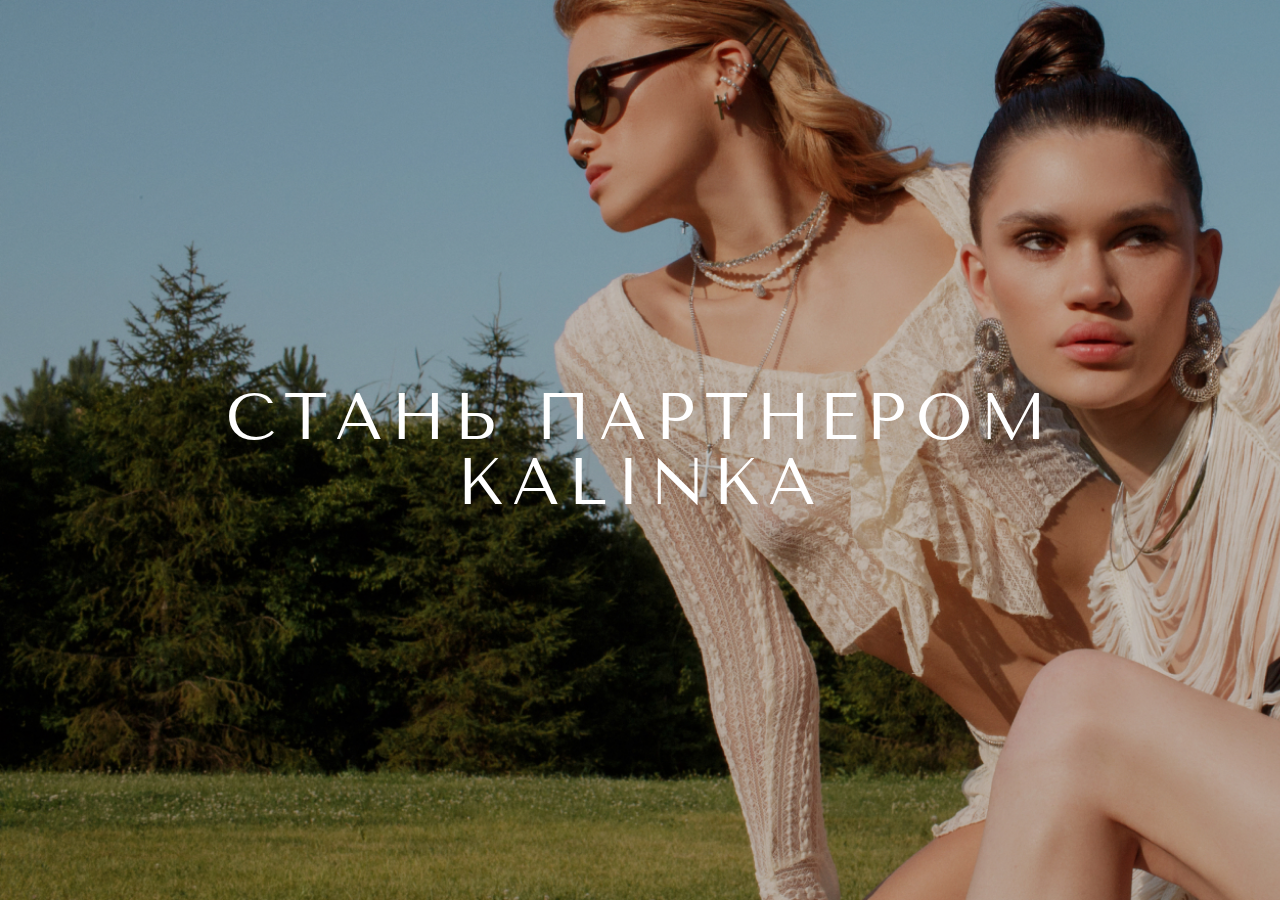
<file: index.html>
<!DOCTYPE html>
<html lang="ru">

<head>
  <meta charset="UTF-8">
  <meta name="viewport" content="width=device-width, initial-scale=1.0">

  <link rel="preconnect" href="https://fonts.googleapis.com">
  <link rel="preconnect" href="https://fonts.gstatic.com" crossorigin>
  <link
    href="https://fonts.googleapis.com/css2?family=Forum&family=Montserrat:wght@300;400;500;600;700&family=Tenor+Sans&display=swap"
    rel="stylesheet">

  <link rel="stylesheet" href="css/normalize.css">
  <link rel="stylesheet" href="css/style.css">

  <title>Стань партнером KALINKA</title>
</head>

<body>
  <section class="cust-first-scr">
    <div class="wrapper cust-first-scr__grid">
      <h1 class="cust-first-scr__title">Стань партнером KALINKA</h1>
    </div>
  </section>
</body>

</html>
</file>
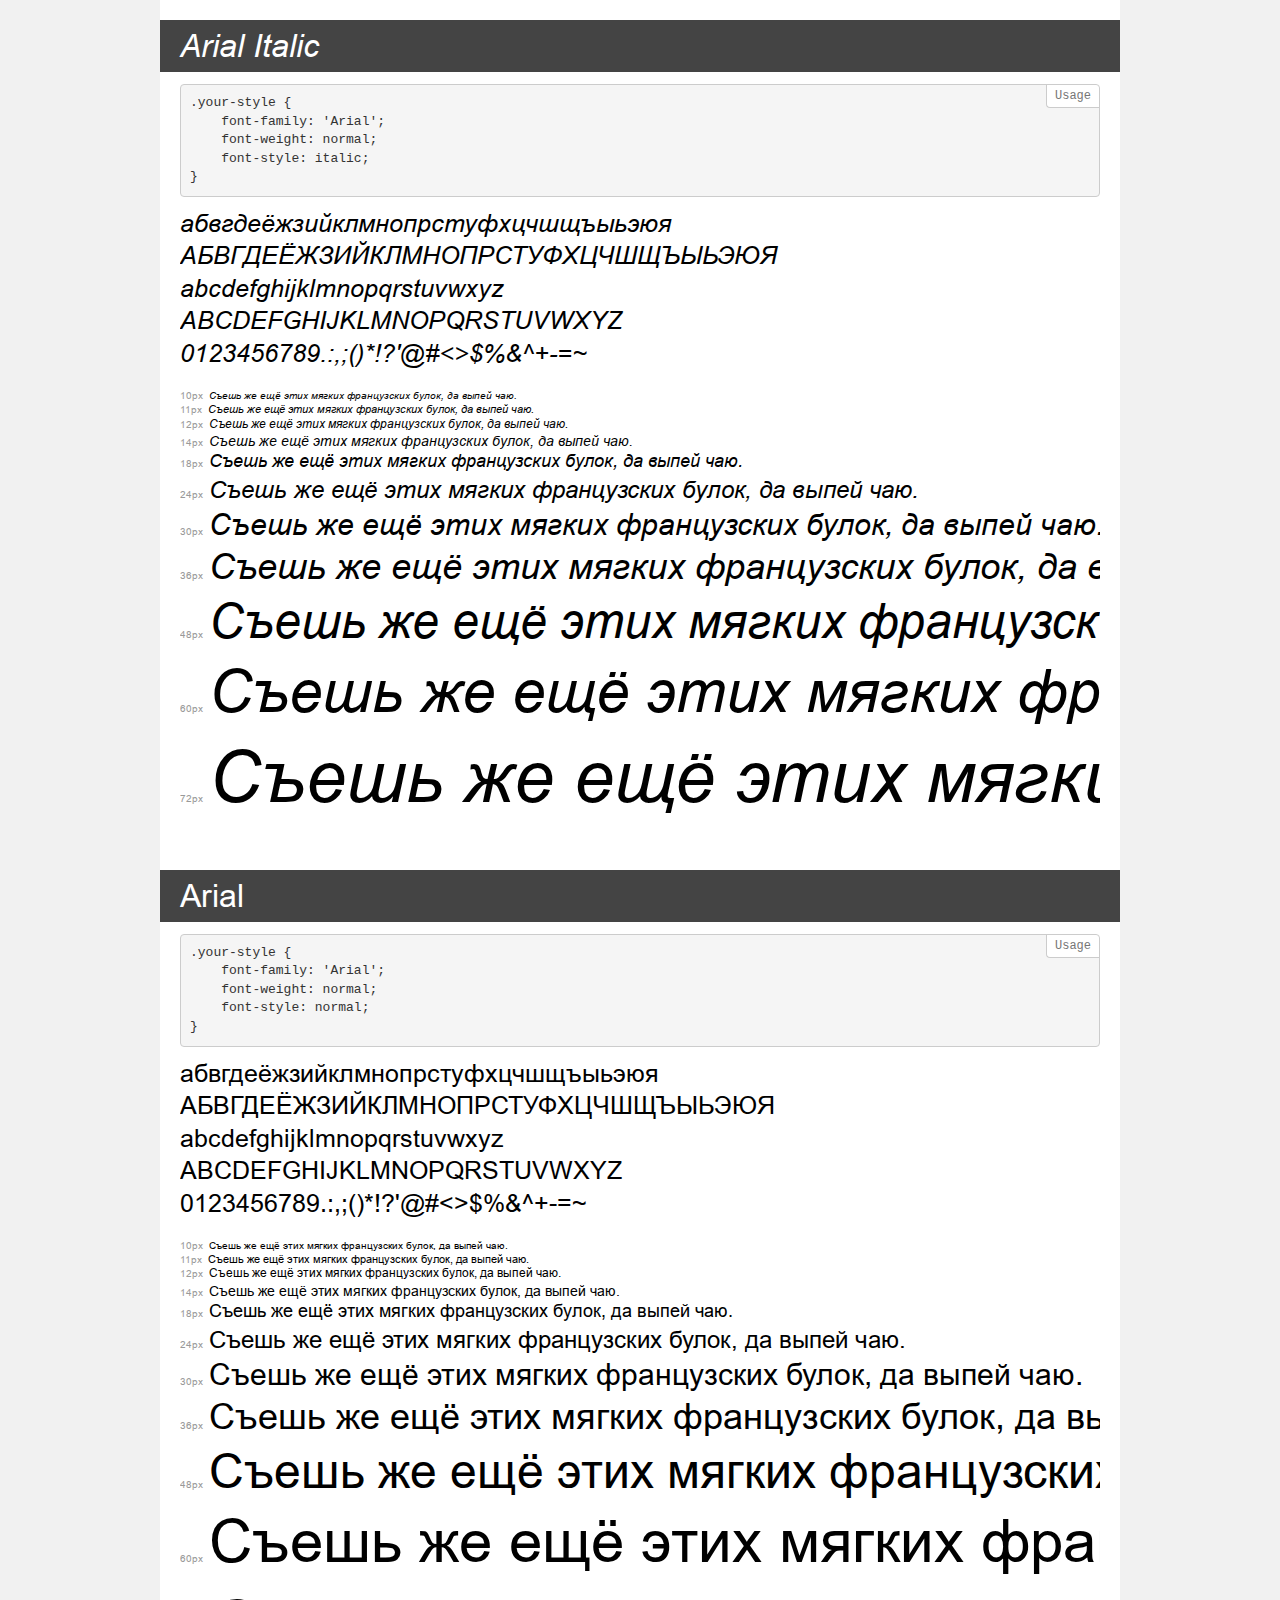
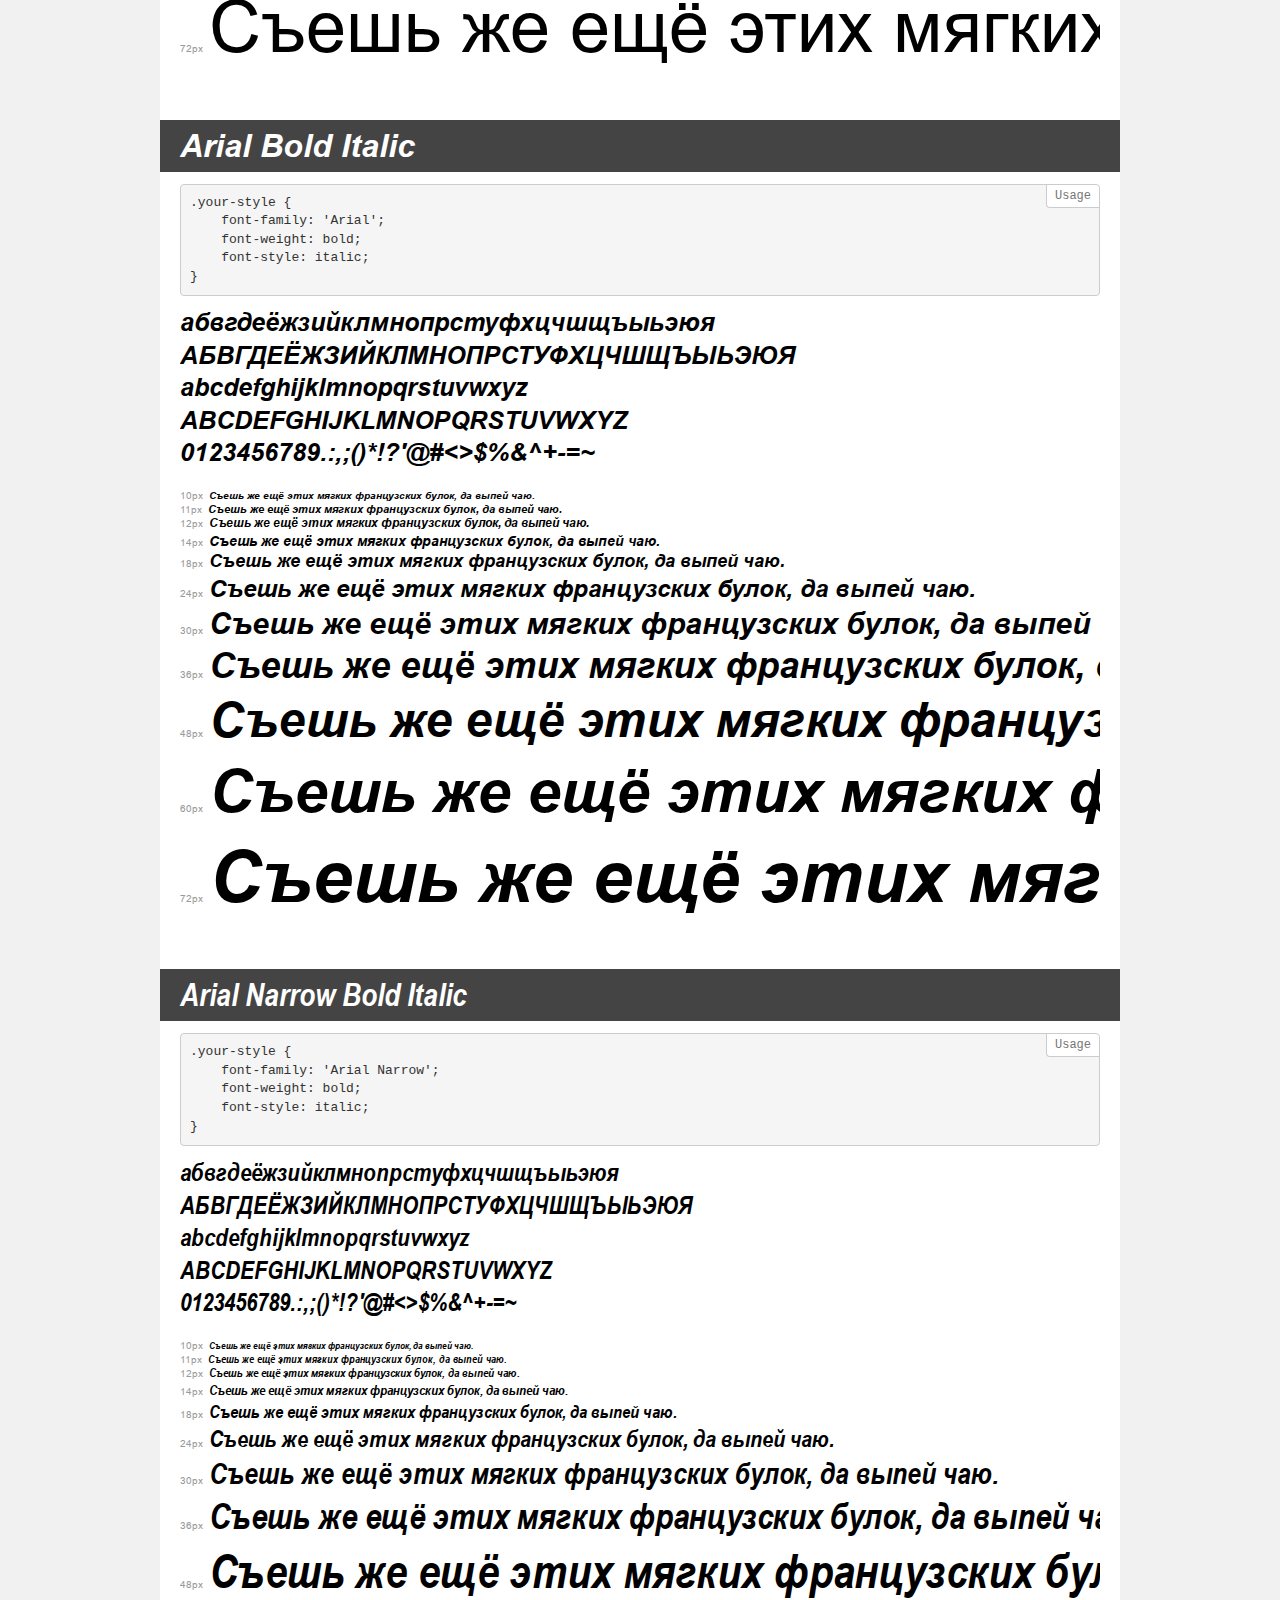
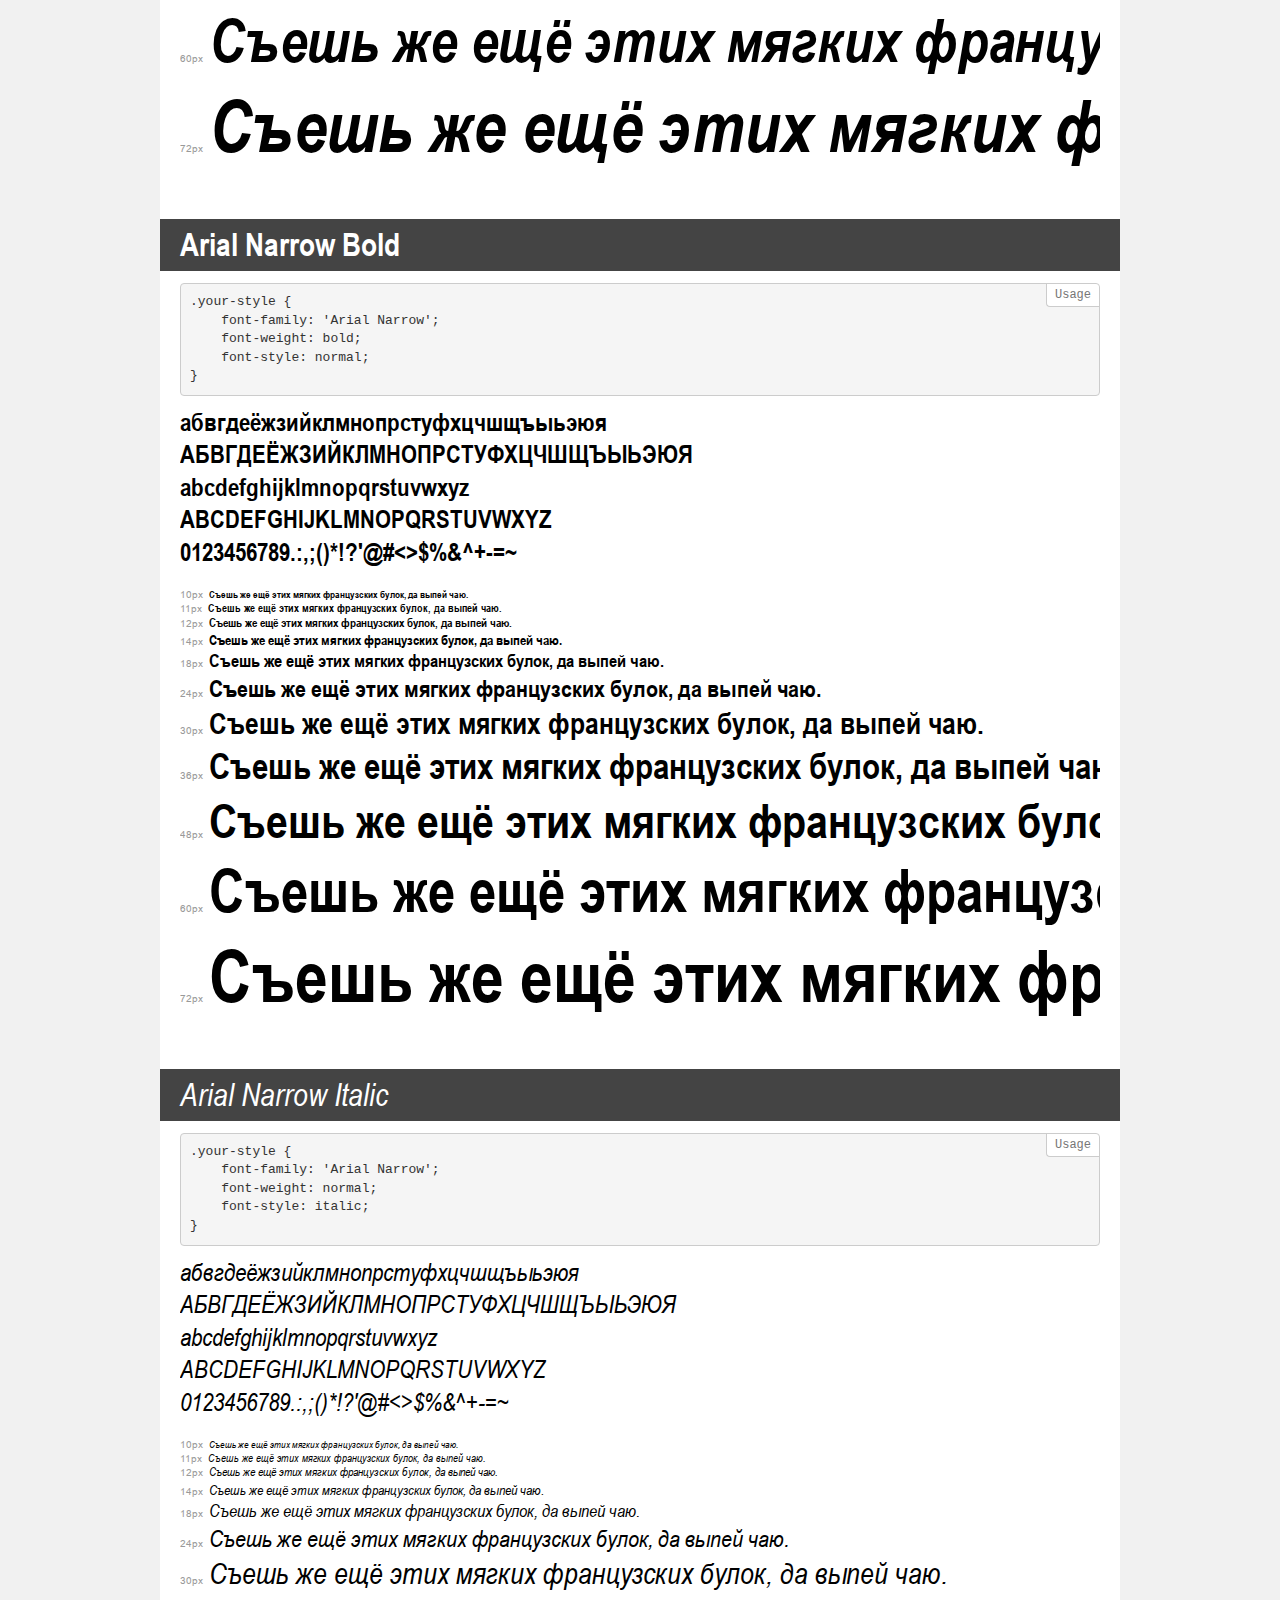
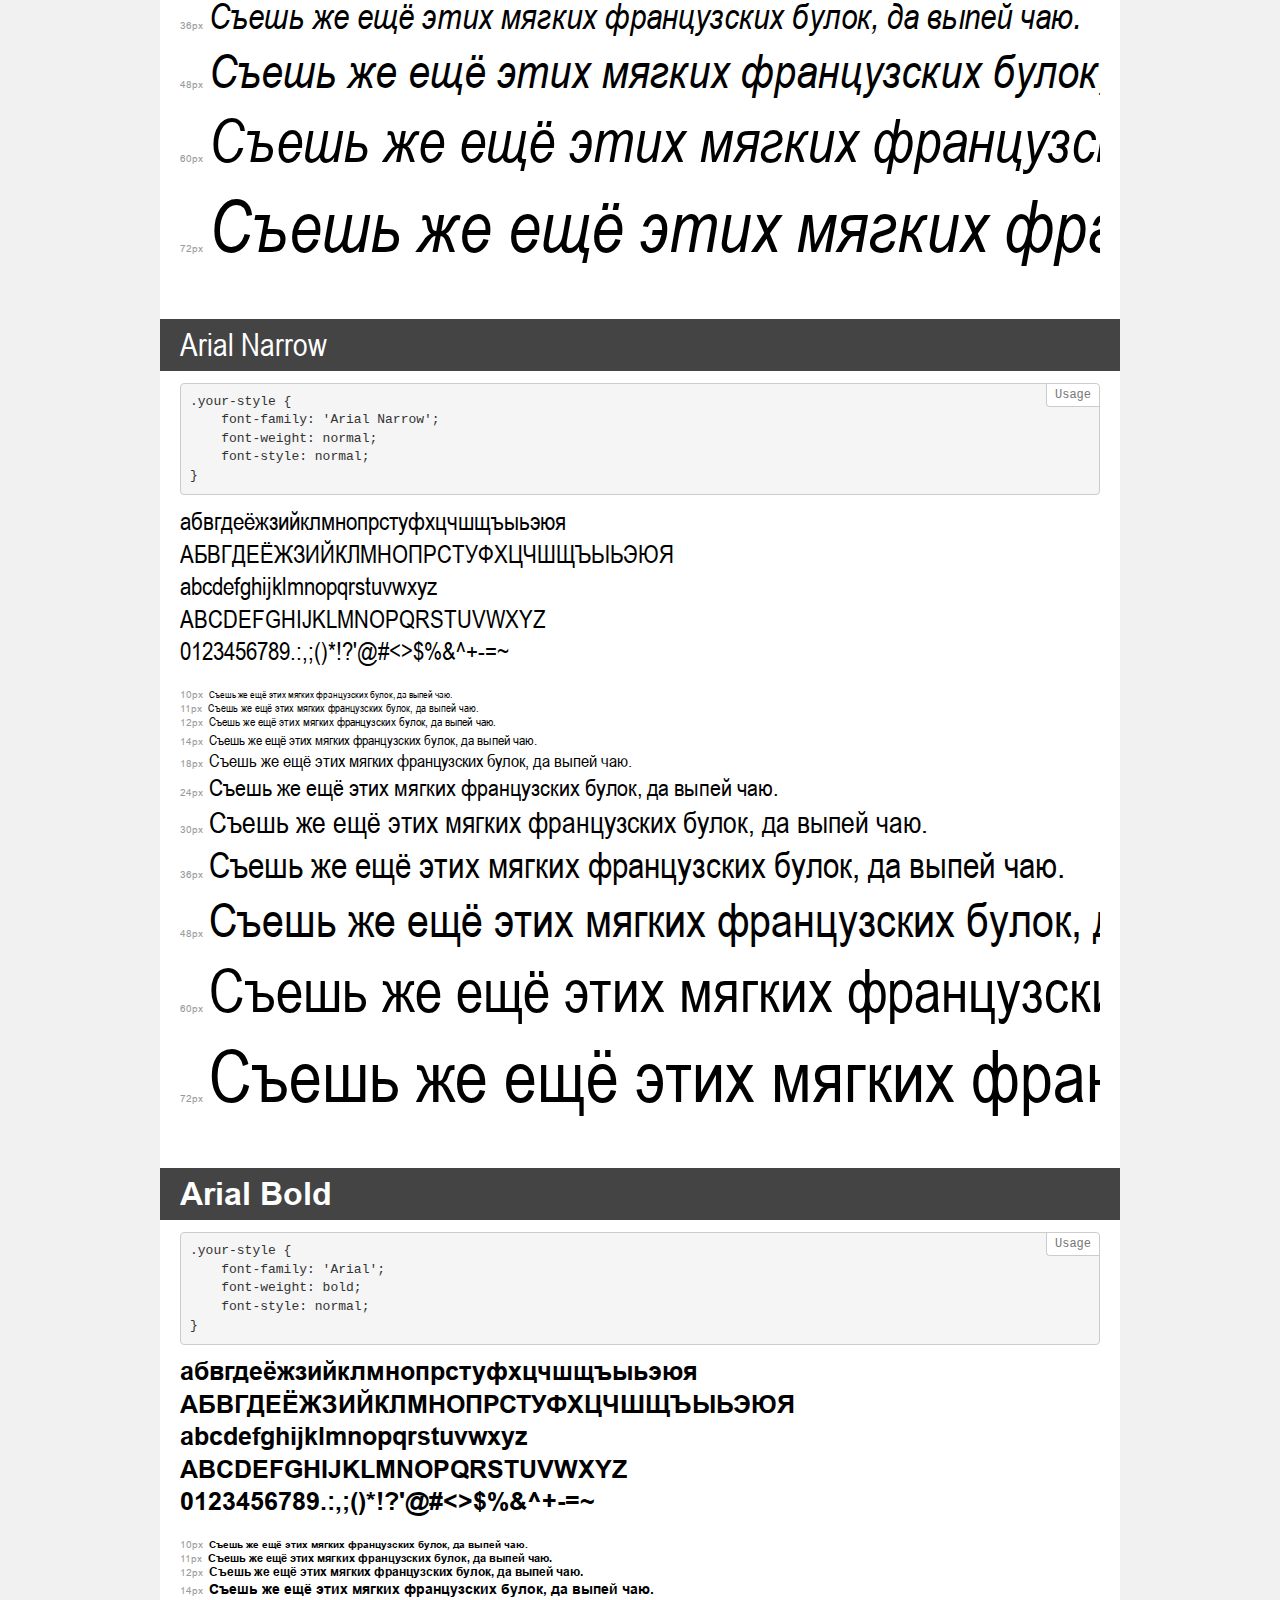
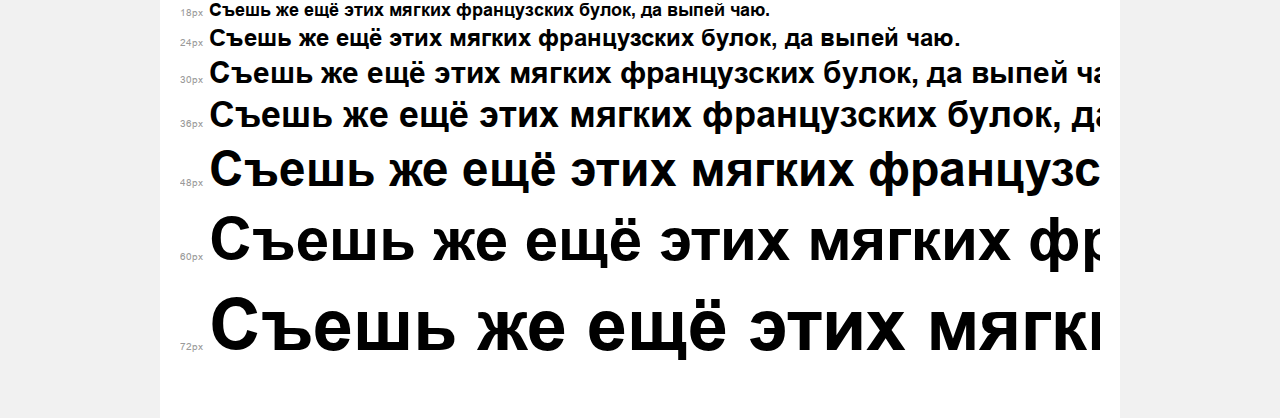
<file: fonts/Arial/demo.html>
<!DOCTYPE html>
<html>
<head>
    <meta charset="utf-8">
    <meta http-equiv="X-UA-Compatible" content="IE=edge">
    <meta name="viewport" content="width=device-width, initial-scale=1">
    <meta name="robots" content="noindex, noarchive">
    <meta name="format-detection" content="telephone=no">
    <title>Transfonter demo</title>
    <link href="stylesheet.css" rel="stylesheet">
    <style>
        /*
        http://meyerweb.com/eric/tools/css/reset/
        v2.0 | 20110126
        License: none (public domain)
        */
        html, body, div, span, applet, object, iframe,
        h1, h2, h3, h4, h5, h6, p, blockquote, pre,
        a, abbr, acronym, address, big, cite, code,
        del, dfn, em, img, ins, kbd, q, s, samp,
        small, strike, strong, sub, sup, tt, var,
        b, u, i, center,
        dl, dt, dd, ol, ul, li,
        fieldset, form, label, legend,
        table, caption, tbody, tfoot, thead, tr, th, td,
        article, aside, canvas, details, embed,
        figure, figcaption, footer, header, hgroup,
        menu, nav, output, ruby, section, summary,
        time, mark, audio, video {
            margin: 0;
            padding: 0;
            border: 0;
            font-size: 100%;
            font: inherit;
            vertical-align: baseline;
        }
        /* HTML5 display-role reset for older browsers */
        article, aside, details, figcaption, figure,
        footer, header, hgroup, menu, nav, section {
            display: block;
        }
        body {
            line-height: 1;
        }
        ol, ul {
            list-style: none;
        }
        blockquote, q {
            quotes: none;
        }
        blockquote:before, blockquote:after,
        q:before, q:after {
            content: '';
            content: none;
        }
        table {
            border-collapse: collapse;
            border-spacing: 0;
        }
        /* common styles */
        body {
            background: #f1f1f1;
            color: #000;
        }
        .page {
            background: #fff;
            width: 920px;
            margin: 0 auto;
            padding: 20px 20px 0 20px;
            overflow: hidden;
        }
        .font-container {
            overflow-x: auto;
            overflow-y: hidden;
            margin-bottom: 40px;
            line-height: 1.3;
            white-space: nowrap;
            padding-bottom: 5px;
        }
        h1 {
            position: relative;
            background: #444;
            font-size: 32px;
            color: #fff;
            padding: 10px 20px;
            margin: 0 -20px 12px -20px;
        }
        .letters {
            font-size: 25px;
            margin-bottom: 20px;
        }
        .s10:before {
            content: '10px';
        }
        .s11:before {
            content: '11px';
        }
        .s12:before {
            content: '12px';
        }
        .s14:before {
            content: '14px';
        }
        .s18:before {
            content: '18px';
        }
        .s24:before {
            content: '24px';
        }
        .s30:before {
            content: '30px';
        }
        .s36:before {
            content: '36px';
        }
        .s48:before {
            content: '48px';
        }
        .s60:before {
            content: '60px';
        }
        .s72:before {
            content: '72px';
        }
        .s10:before, .s11:before, .s12:before, .s14:before,
        .s18:before, .s24:before, .s30:before, .s36:before,
        .s48:before, .s60:before, .s72:before {
            font-family: Arial, sans-serif;
            font-size: 10px;
            font-weight: normal;
            font-style: normal;
            color: #999;
            padding-right: 6px;
        }
        pre {
            display: block;
            position: relative;
            padding: 9px;
            margin: 0 0 10px;
            font-family: Monaco, Menlo, Consolas, "Courier New", monospace !important;
            font-size: 13px;
            line-height: 1.428571429;
            color: #333;
            font-weight: normal !important;
            font-style: normal !important;
            background-color: #f5f5f5;
            border: 1px solid #ccc;
            overflow-x: auto;
            border-radius: 4px;
        }
        pre:after {
            display: block;
            position: absolute;
            right: 0;
            top: 0;
            content: 'Usage';
            line-height: 1;
            padding: 5px 8px;
            font-size: 12px;
            color: #767676;
            background-color: #fff;
            border: 1px solid #ccc;
            border-right: none;
            border-top: none;
            border-radius: 0 4px 0 4px;
            z-index: 10;
        }
        /* responsive */
        @media (max-width: 959px) {
            .page {
                width: auto;
                margin: 0;
            }
        }
    </style>
</head>
<body>
<div class="page">
    <div class="demo" style="font-family: 'Arial'; font-weight: normal; font-style: italic;">
        <h1>Arial Italic</h1>
        <pre>.your-style {
    font-family: 'Arial';
    font-weight: normal;
    font-style: italic;
}</pre>
        <div class="font-container">
            <p class="letters">
                абвгдеёжзийклмнопрстуфхцчшщъыьэюя<br>
АБВГДЕЁЖЗИЙКЛМНОПРСТУФХЦЧШЩЪЫЬЭЮЯ<br>
abcdefghijklmnopqrstuvwxyz<br>
ABCDEFGHIJKLMNOPQRSTUVWXYZ<br>
                0123456789.:,;()*!?'@#<>$%&^+-=~
            </p>
            <p class="s10" style="font-size: 10px;">Съешь же ещё этих мягких французских булок, да выпей чаю.</p>
            <p class="s11" style="font-size: 11px;">Съешь же ещё этих мягких французских булок, да выпей чаю.</p>
            <p class="s12" style="font-size: 12px;">Съешь же ещё этих мягких французских булок, да выпей чаю.</p>
            <p class="s14" style="font-size: 14px;">Съешь же ещё этих мягких французских булок, да выпей чаю.</p>
            <p class="s18" style="font-size: 18px;">Съешь же ещё этих мягких французских булок, да выпей чаю.</p>
            <p class="s24" style="font-size: 24px;">Съешь же ещё этих мягких французских булок, да выпей чаю.</p>
            <p class="s30" style="font-size: 30px;">Съешь же ещё этих мягких французских булок, да выпей чаю.</p>
            <p class="s36" style="font-size: 36px;">Съешь же ещё этих мягких французских булок, да выпей чаю.</p>
            <p class="s48" style="font-size: 48px;">Съешь же ещё этих мягких французских булок, да выпей чаю.</p>
            <p class="s60" style="font-size: 60px;">Съешь же ещё этих мягких французских булок, да выпей чаю.</p>
            <p class="s72" style="font-size: 72px;">Съешь же ещё этих мягких французских булок, да выпей чаю.</p>
        </div>
    </div>
    <div class="demo" style="font-family: 'Arial'; font-weight: normal; font-style: normal;">
        <h1>Arial</h1>
        <pre>.your-style {
    font-family: 'Arial';
    font-weight: normal;
    font-style: normal;
}</pre>
        <div class="font-container">
            <p class="letters">
                абвгдеёжзийклмнопрстуфхцчшщъыьэюя<br>
АБВГДЕЁЖЗИЙКЛМНОПРСТУФХЦЧШЩЪЫЬЭЮЯ<br>
abcdefghijklmnopqrstuvwxyz<br>
ABCDEFGHIJKLMNOPQRSTUVWXYZ<br>
                0123456789.:,;()*!?'@#<>$%&^+-=~
            </p>
            <p class="s10" style="font-size: 10px;">Съешь же ещё этих мягких французских булок, да выпей чаю.</p>
            <p class="s11" style="font-size: 11px;">Съешь же ещё этих мягких французских булок, да выпей чаю.</p>
            <p class="s12" style="font-size: 12px;">Съешь же ещё этих мягких французских булок, да выпей чаю.</p>
            <p class="s14" style="font-size: 14px;">Съешь же ещё этих мягких французских булок, да выпей чаю.</p>
            <p class="s18" style="font-size: 18px;">Съешь же ещё этих мягких французских булок, да выпей чаю.</p>
            <p class="s24" style="font-size: 24px;">Съешь же ещё этих мягких французских булок, да выпей чаю.</p>
            <p class="s30" style="font-size: 30px;">Съешь же ещё этих мягких французских булок, да выпей чаю.</p>
            <p class="s36" style="font-size: 36px;">Съешь же ещё этих мягких французских булок, да выпей чаю.</p>
            <p class="s48" style="font-size: 48px;">Съешь же ещё этих мягких французских булок, да выпей чаю.</p>
            <p class="s60" style="font-size: 60px;">Съешь же ещё этих мягких французских булок, да выпей чаю.</p>
            <p class="s72" style="font-size: 72px;">Съешь же ещё этих мягких французских булок, да выпей чаю.</p>
        </div>
    </div>
    <div class="demo" style="font-family: 'Arial'; font-weight: bold; font-style: italic;">
        <h1>Arial Bold Italic</h1>
        <pre>.your-style {
    font-family: 'Arial';
    font-weight: bold;
    font-style: italic;
}</pre>
        <div class="font-container">
            <p class="letters">
                абвгдеёжзийклмнопрстуфхцчшщъыьэюя<br>
АБВГДЕЁЖЗИЙКЛМНОПРСТУФХЦЧШЩЪЫЬЭЮЯ<br>
abcdefghijklmnopqrstuvwxyz<br>
ABCDEFGHIJKLMNOPQRSTUVWXYZ<br>
                0123456789.:,;()*!?'@#<>$%&^+-=~
            </p>
            <p class="s10" style="font-size: 10px;">Съешь же ещё этих мягких французских булок, да выпей чаю.</p>
            <p class="s11" style="font-size: 11px;">Съешь же ещё этих мягких французских булок, да выпей чаю.</p>
            <p class="s12" style="font-size: 12px;">Съешь же ещё этих мягких французских булок, да выпей чаю.</p>
            <p class="s14" style="font-size: 14px;">Съешь же ещё этих мягких французских булок, да выпей чаю.</p>
            <p class="s18" style="font-size: 18px;">Съешь же ещё этих мягких французских булок, да выпей чаю.</p>
            <p class="s24" style="font-size: 24px;">Съешь же ещё этих мягких французских булок, да выпей чаю.</p>
            <p class="s30" style="font-size: 30px;">Съешь же ещё этих мягких французских булок, да выпей чаю.</p>
            <p class="s36" style="font-size: 36px;">Съешь же ещё этих мягких французских булок, да выпей чаю.</p>
            <p class="s48" style="font-size: 48px;">Съешь же ещё этих мягких французских булок, да выпей чаю.</p>
            <p class="s60" style="font-size: 60px;">Съешь же ещё этих мягких французских булок, да выпей чаю.</p>
            <p class="s72" style="font-size: 72px;">Съешь же ещё этих мягких французских булок, да выпей чаю.</p>
        </div>
    </div>
    <div class="demo" style="font-family: 'Arial Narrow'; font-weight: bold; font-style: italic;">
        <h1>Arial Narrow Bold Italic</h1>
        <pre>.your-style {
    font-family: 'Arial Narrow';
    font-weight: bold;
    font-style: italic;
}</pre>
        <div class="font-container">
            <p class="letters">
                абвгдеёжзийклмнопрстуфхцчшщъыьэюя<br>
АБВГДЕЁЖЗИЙКЛМНОПРСТУФХЦЧШЩЪЫЬЭЮЯ<br>
abcdefghijklmnopqrstuvwxyz<br>
ABCDEFGHIJKLMNOPQRSTUVWXYZ<br>
                0123456789.:,;()*!?'@#<>$%&^+-=~
            </p>
            <p class="s10" style="font-size: 10px;">Съешь же ещё этих мягких французских булок, да выпей чаю.</p>
            <p class="s11" style="font-size: 11px;">Съешь же ещё этих мягких французских булок, да выпей чаю.</p>
            <p class="s12" style="font-size: 12px;">Съешь же ещё этих мягких французских булок, да выпей чаю.</p>
            <p class="s14" style="font-size: 14px;">Съешь же ещё этих мягких французских булок, да выпей чаю.</p>
            <p class="s18" style="font-size: 18px;">Съешь же ещё этих мягких французских булок, да выпей чаю.</p>
            <p class="s24" style="font-size: 24px;">Съешь же ещё этих мягких французских булок, да выпей чаю.</p>
            <p class="s30" style="font-size: 30px;">Съешь же ещё этих мягких французских булок, да выпей чаю.</p>
            <p class="s36" style="font-size: 36px;">Съешь же ещё этих мягких французских булок, да выпей чаю.</p>
            <p class="s48" style="font-size: 48px;">Съешь же ещё этих мягких французских булок, да выпей чаю.</p>
            <p class="s60" style="font-size: 60px;">Съешь же ещё этих мягких французских булок, да выпей чаю.</p>
            <p class="s72" style="font-size: 72px;">Съешь же ещё этих мягких французских булок, да выпей чаю.</p>
        </div>
    </div>
    <div class="demo" style="font-family: 'Arial Narrow'; font-weight: bold; font-style: normal;">
        <h1>Arial Narrow Bold</h1>
        <pre>.your-style {
    font-family: 'Arial Narrow';
    font-weight: bold;
    font-style: normal;
}</pre>
        <div class="font-container">
            <p class="letters">
                абвгдеёжзийклмнопрстуфхцчшщъыьэюя<br>
АБВГДЕЁЖЗИЙКЛМНОПРСТУФХЦЧШЩЪЫЬЭЮЯ<br>
abcdefghijklmnopqrstuvwxyz<br>
ABCDEFGHIJKLMNOPQRSTUVWXYZ<br>
                0123456789.:,;()*!?'@#<>$%&^+-=~
            </p>
            <p class="s10" style="font-size: 10px;">Съешь же ещё этих мягких французских булок, да выпей чаю.</p>
            <p class="s11" style="font-size: 11px;">Съешь же ещё этих мягких французских булок, да выпей чаю.</p>
            <p class="s12" style="font-size: 12px;">Съешь же ещё этих мягких французских булок, да выпей чаю.</p>
            <p class="s14" style="font-size: 14px;">Съешь же ещё этих мягких французских булок, да выпей чаю.</p>
            <p class="s18" style="font-size: 18px;">Съешь же ещё этих мягких французских булок, да выпей чаю.</p>
            <p class="s24" style="font-size: 24px;">Съешь же ещё этих мягких французских булок, да выпей чаю.</p>
            <p class="s30" style="font-size: 30px;">Съешь же ещё этих мягких французских булок, да выпей чаю.</p>
            <p class="s36" style="font-size: 36px;">Съешь же ещё этих мягких французских булок, да выпей чаю.</p>
            <p class="s48" style="font-size: 48px;">Съешь же ещё этих мягких французских булок, да выпей чаю.</p>
            <p class="s60" style="font-size: 60px;">Съешь же ещё этих мягких французских булок, да выпей чаю.</p>
            <p class="s72" style="font-size: 72px;">Съешь же ещё этих мягких французских булок, да выпей чаю.</p>
        </div>
    </div>
    <div class="demo" style="font-family: 'Arial Narrow'; font-weight: normal; font-style: italic;">
        <h1>Arial Narrow Italic</h1>
        <pre>.your-style {
    font-family: 'Arial Narrow';
    font-weight: normal;
    font-style: italic;
}</pre>
        <div class="font-container">
            <p class="letters">
                абвгдеёжзийклмнопрстуфхцчшщъыьэюя<br>
АБВГДЕЁЖЗИЙКЛМНОПРСТУФХЦЧШЩЪЫЬЭЮЯ<br>
abcdefghijklmnopqrstuvwxyz<br>
ABCDEFGHIJKLMNOPQRSTUVWXYZ<br>
                0123456789.:,;()*!?'@#<>$%&^+-=~
            </p>
            <p class="s10" style="font-size: 10px;">Съешь же ещё этих мягких французских булок, да выпей чаю.</p>
            <p class="s11" style="font-size: 11px;">Съешь же ещё этих мягких французских булок, да выпей чаю.</p>
            <p class="s12" style="font-size: 12px;">Съешь же ещё этих мягких французских булок, да выпей чаю.</p>
            <p class="s14" style="font-size: 14px;">Съешь же ещё этих мягких французских булок, да выпей чаю.</p>
            <p class="s18" style="font-size: 18px;">Съешь же ещё этих мягких французских булок, да выпей чаю.</p>
            <p class="s24" style="font-size: 24px;">Съешь же ещё этих мягких французских булок, да выпей чаю.</p>
            <p class="s30" style="font-size: 30px;">Съешь же ещё этих мягких французских булок, да выпей чаю.</p>
            <p class="s36" style="font-size: 36px;">Съешь же ещё этих мягких французских булок, да выпей чаю.</p>
            <p class="s48" style="font-size: 48px;">Съешь же ещё этих мягких французских булок, да выпей чаю.</p>
            <p class="s60" style="font-size: 60px;">Съешь же ещё этих мягких французских булок, да выпей чаю.</p>
            <p class="s72" style="font-size: 72px;">Съешь же ещё этих мягких французских булок, да выпей чаю.</p>
        </div>
    </div>
    <div class="demo" style="font-family: 'Arial Narrow'; font-weight: normal; font-style: normal;">
        <h1>Arial Narrow</h1>
        <pre>.your-style {
    font-family: 'Arial Narrow';
    font-weight: normal;
    font-style: normal;
}</pre>
        <div class="font-container">
            <p class="letters">
                абвгдеёжзийклмнопрстуфхцчшщъыьэюя<br>
АБВГДЕЁЖЗИЙКЛМНОПРСТУФХЦЧШЩЪЫЬЭЮЯ<br>
abcdefghijklmnopqrstuvwxyz<br>
ABCDEFGHIJKLMNOPQRSTUVWXYZ<br>
                0123456789.:,;()*!?'@#<>$%&^+-=~
            </p>
            <p class="s10" style="font-size: 10px;">Съешь же ещё этих мягких французских булок, да выпей чаю.</p>
            <p class="s11" style="font-size: 11px;">Съешь же ещё этих мягких французских булок, да выпей чаю.</p>
            <p class="s12" style="font-size: 12px;">Съешь же ещё этих мягких французских булок, да выпей чаю.</p>
            <p class="s14" style="font-size: 14px;">Съешь же ещё этих мягких французских булок, да выпей чаю.</p>
            <p class="s18" style="font-size: 18px;">Съешь же ещё этих мягких французских булок, да выпей чаю.</p>
            <p class="s24" style="font-size: 24px;">Съешь же ещё этих мягких французских булок, да выпей чаю.</p>
            <p class="s30" style="font-size: 30px;">Съешь же ещё этих мягких французских булок, да выпей чаю.</p>
            <p class="s36" style="font-size: 36px;">Съешь же ещё этих мягких французских булок, да выпей чаю.</p>
            <p class="s48" style="font-size: 48px;">Съешь же ещё этих мягких французских булок, да выпей чаю.</p>
            <p class="s60" style="font-size: 60px;">Съешь же ещё этих мягких французских булок, да выпей чаю.</p>
            <p class="s72" style="font-size: 72px;">Съешь же ещё этих мягких французских булок, да выпей чаю.</p>
        </div>
    </div>
    <div class="demo" style="font-family: 'Arial'; font-weight: bold; font-style: normal;">
        <h1>Arial Bold</h1>
        <pre>.your-style {
    font-family: 'Arial';
    font-weight: bold;
    font-style: normal;
}</pre>
        <div class="font-container">
            <p class="letters">
                абвгдеёжзийклмнопрстуфхцчшщъыьэюя<br>
АБВГДЕЁЖЗИЙКЛМНОПРСТУФХЦЧШЩЪЫЬЭЮЯ<br>
abcdefghijklmnopqrstuvwxyz<br>
ABCDEFGHIJKLMNOPQRSTUVWXYZ<br>
                0123456789.:,;()*!?'@#<>$%&^+-=~
            </p>
            <p class="s10" style="font-size: 10px;">Съешь же ещё этих мягких французских булок, да выпей чаю.</p>
            <p class="s11" style="font-size: 11px;">Съешь же ещё этих мягких французских булок, да выпей чаю.</p>
            <p class="s12" style="font-size: 12px;">Съешь же ещё этих мягких французских булок, да выпей чаю.</p>
            <p class="s14" style="font-size: 14px;">Съешь же ещё этих мягких французских булок, да выпей чаю.</p>
            <p class="s18" style="font-size: 18px;">Съешь же ещё этих мягких французских булок, да выпей чаю.</p>
            <p class="s24" style="font-size: 24px;">Съешь же ещё этих мягких французских булок, да выпей чаю.</p>
            <p class="s30" style="font-size: 30px;">Съешь же ещё этих мягких французских булок, да выпей чаю.</p>
            <p class="s36" style="font-size: 36px;">Съешь же ещё этих мягких французских булок, да выпей чаю.</p>
            <p class="s48" style="font-size: 48px;">Съешь же ещё этих мягких французских булок, да выпей чаю.</p>
            <p class="s60" style="font-size: 60px;">Съешь же ещё этих мягких французских булок, да выпей чаю.</p>
            <p class="s72" style="font-size: 72px;">Съешь же ещё этих мягких французских булок, да выпей чаю.</p>
        </div>
    </div>
</div>
</body>
</html>
</file>
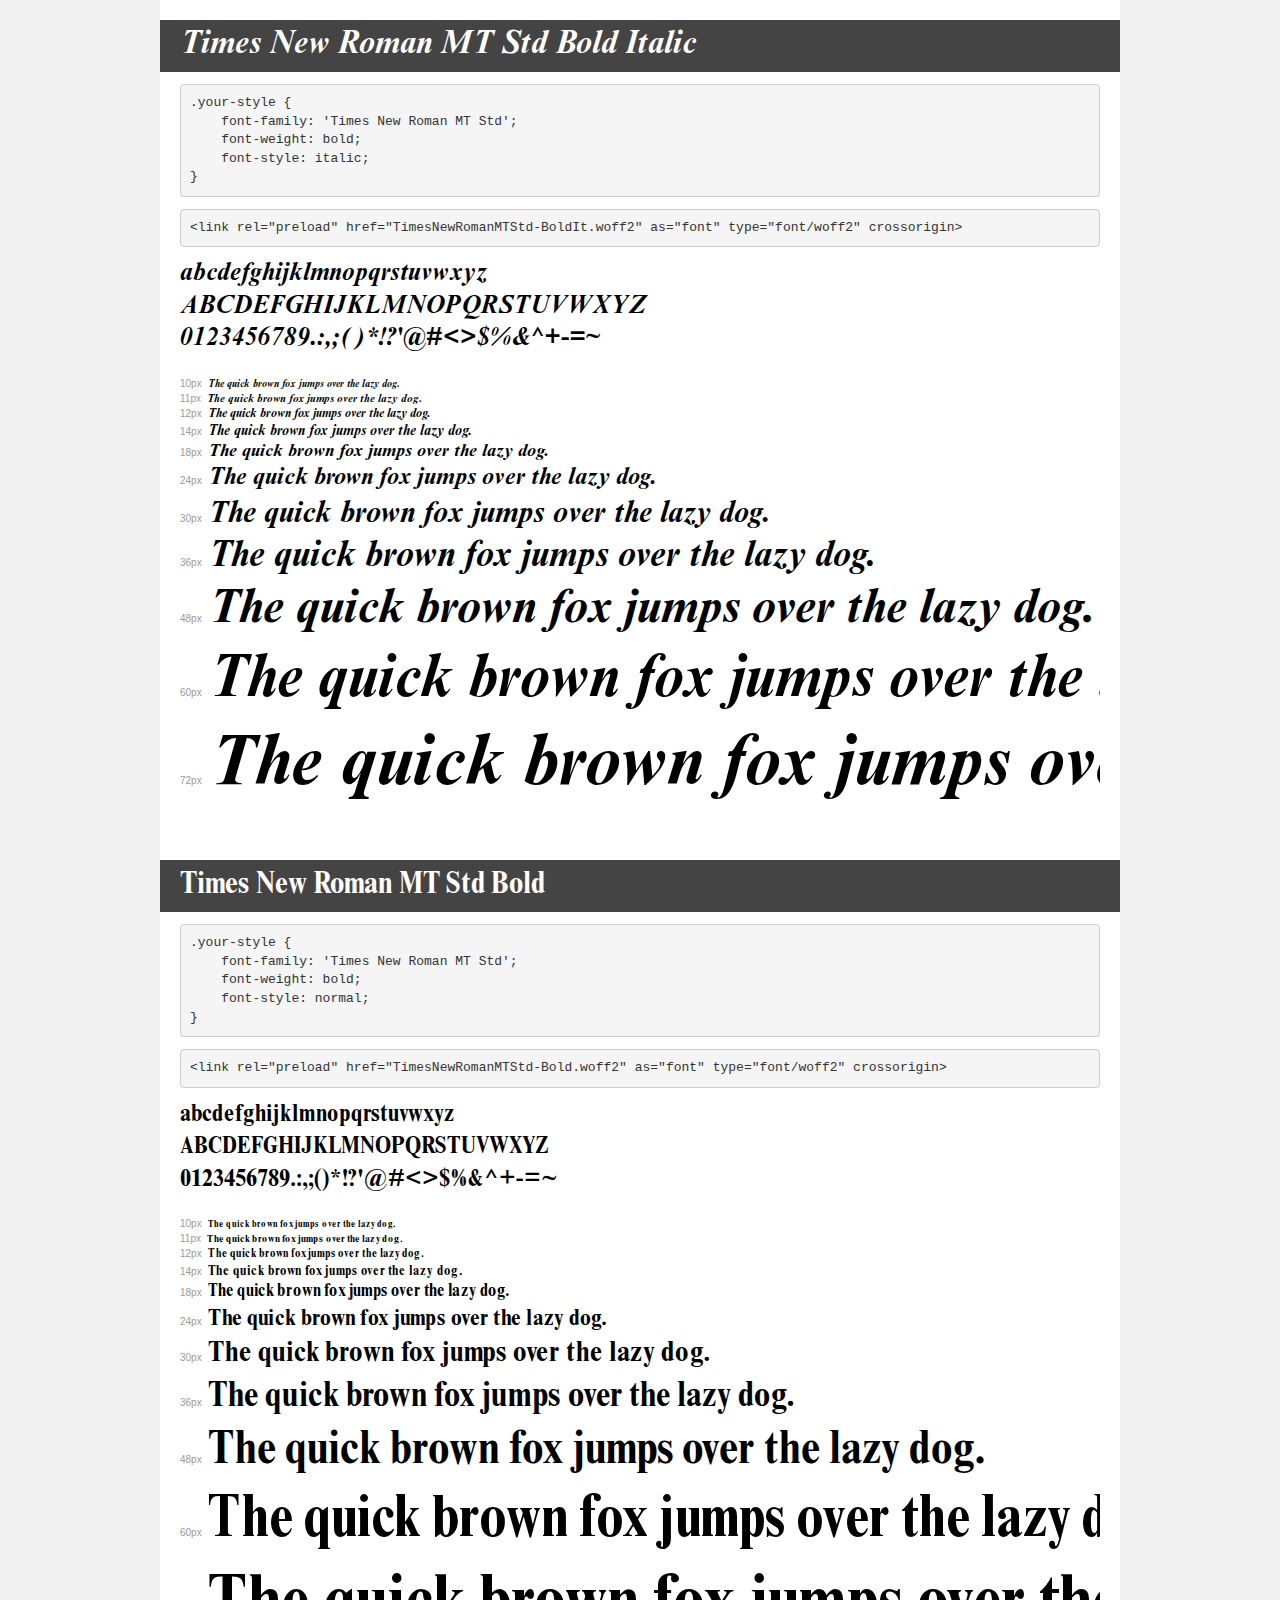
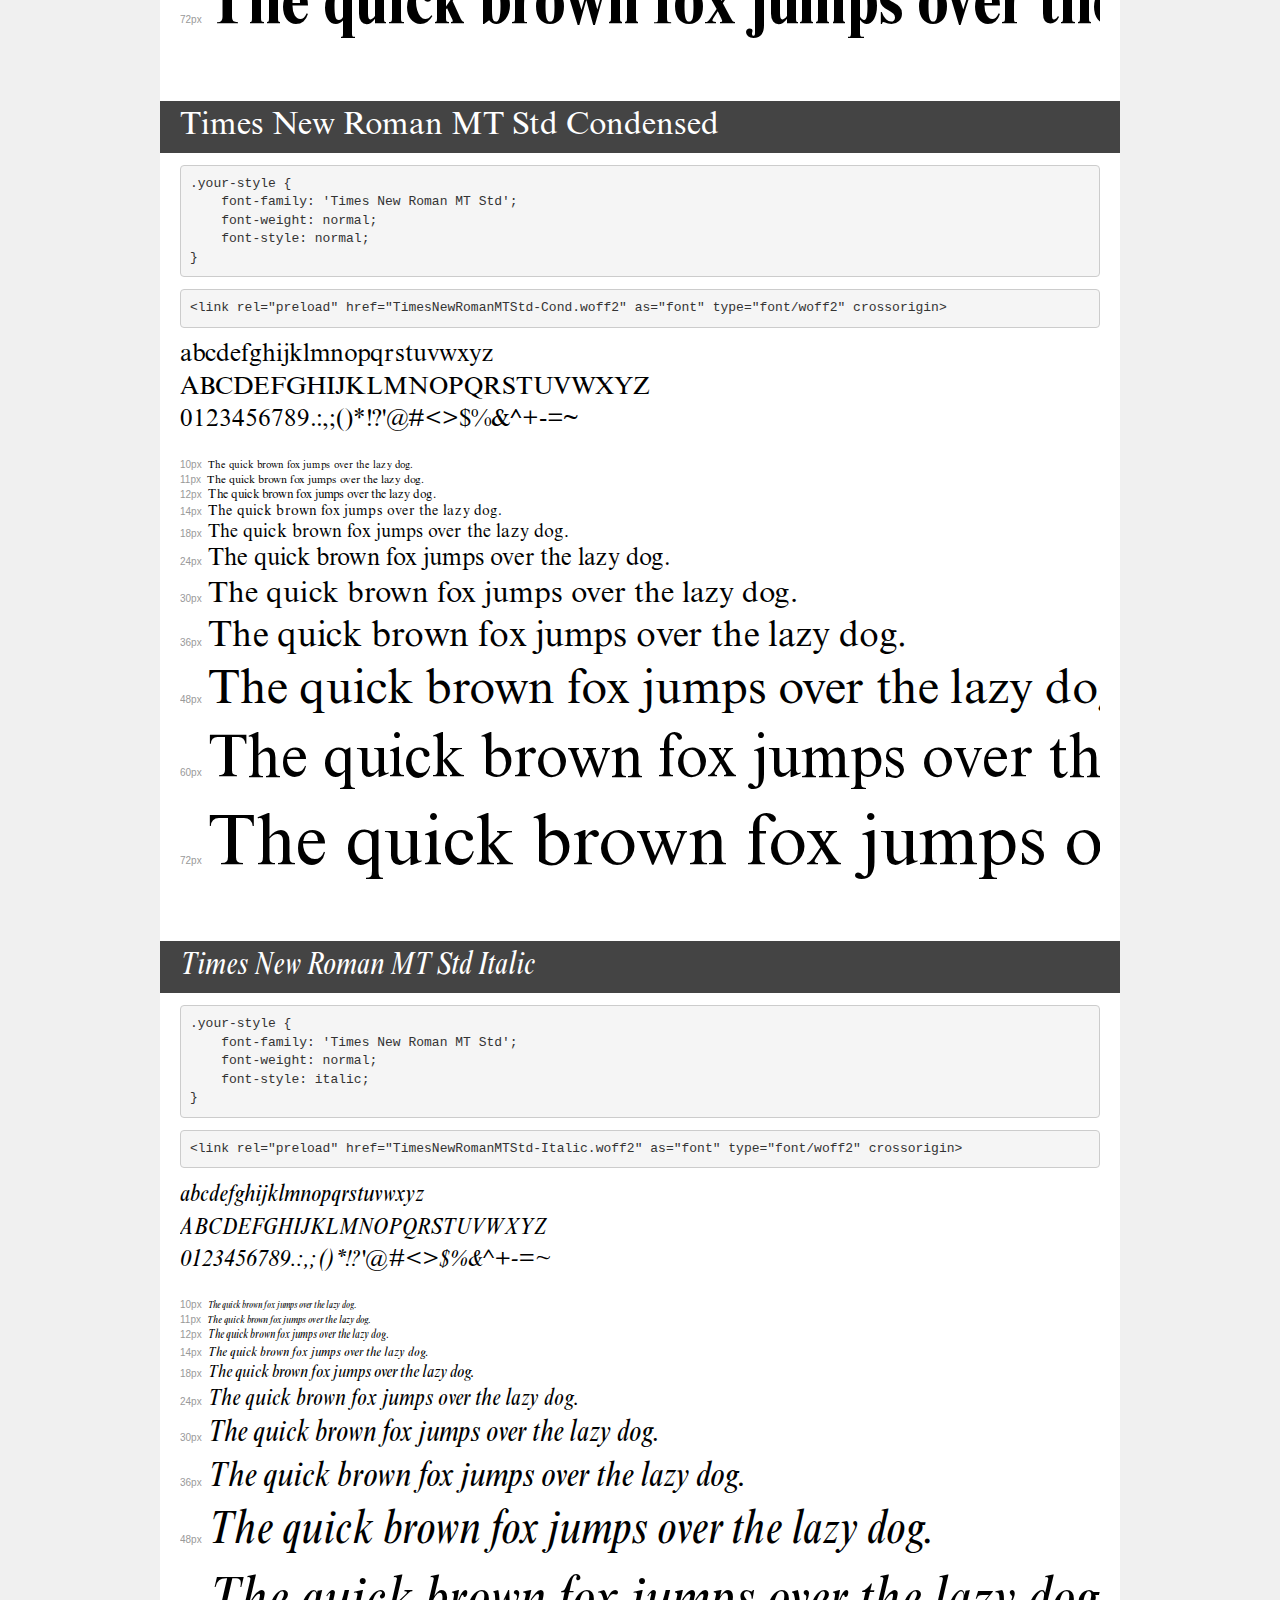
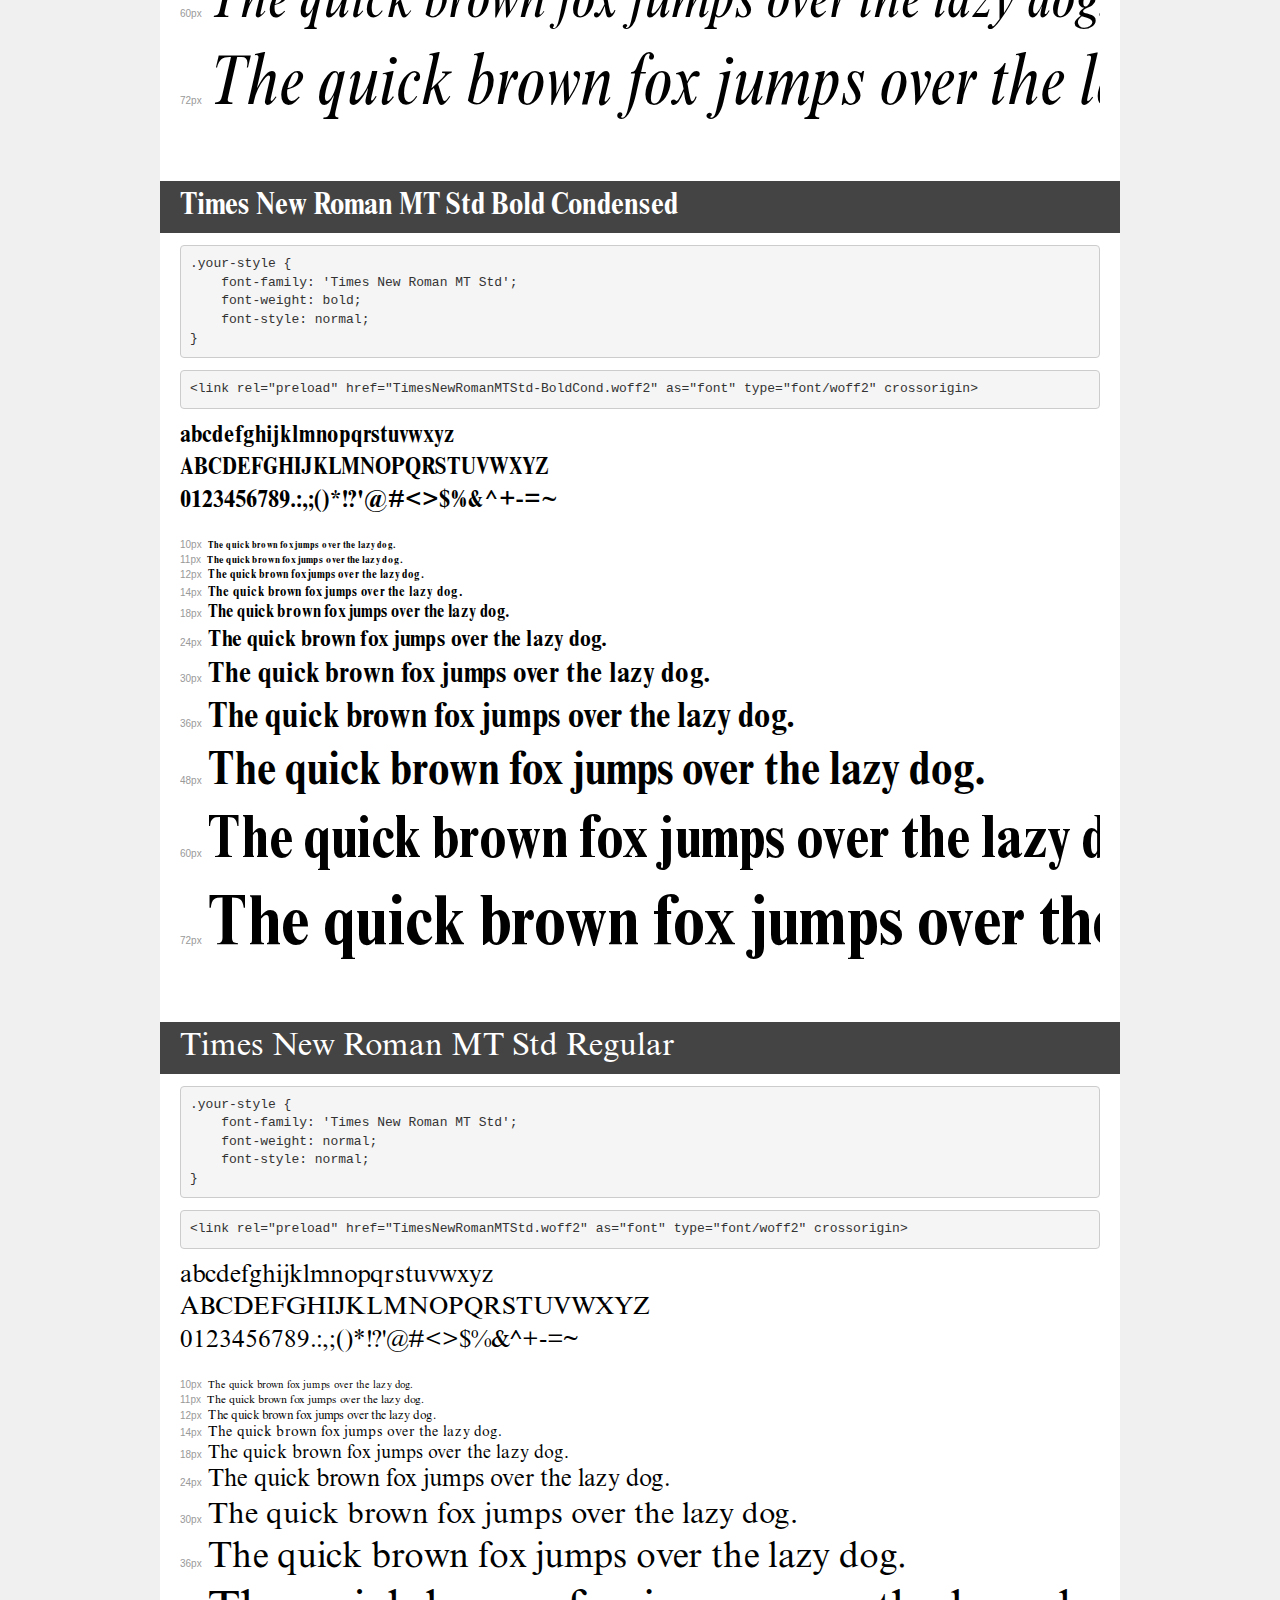
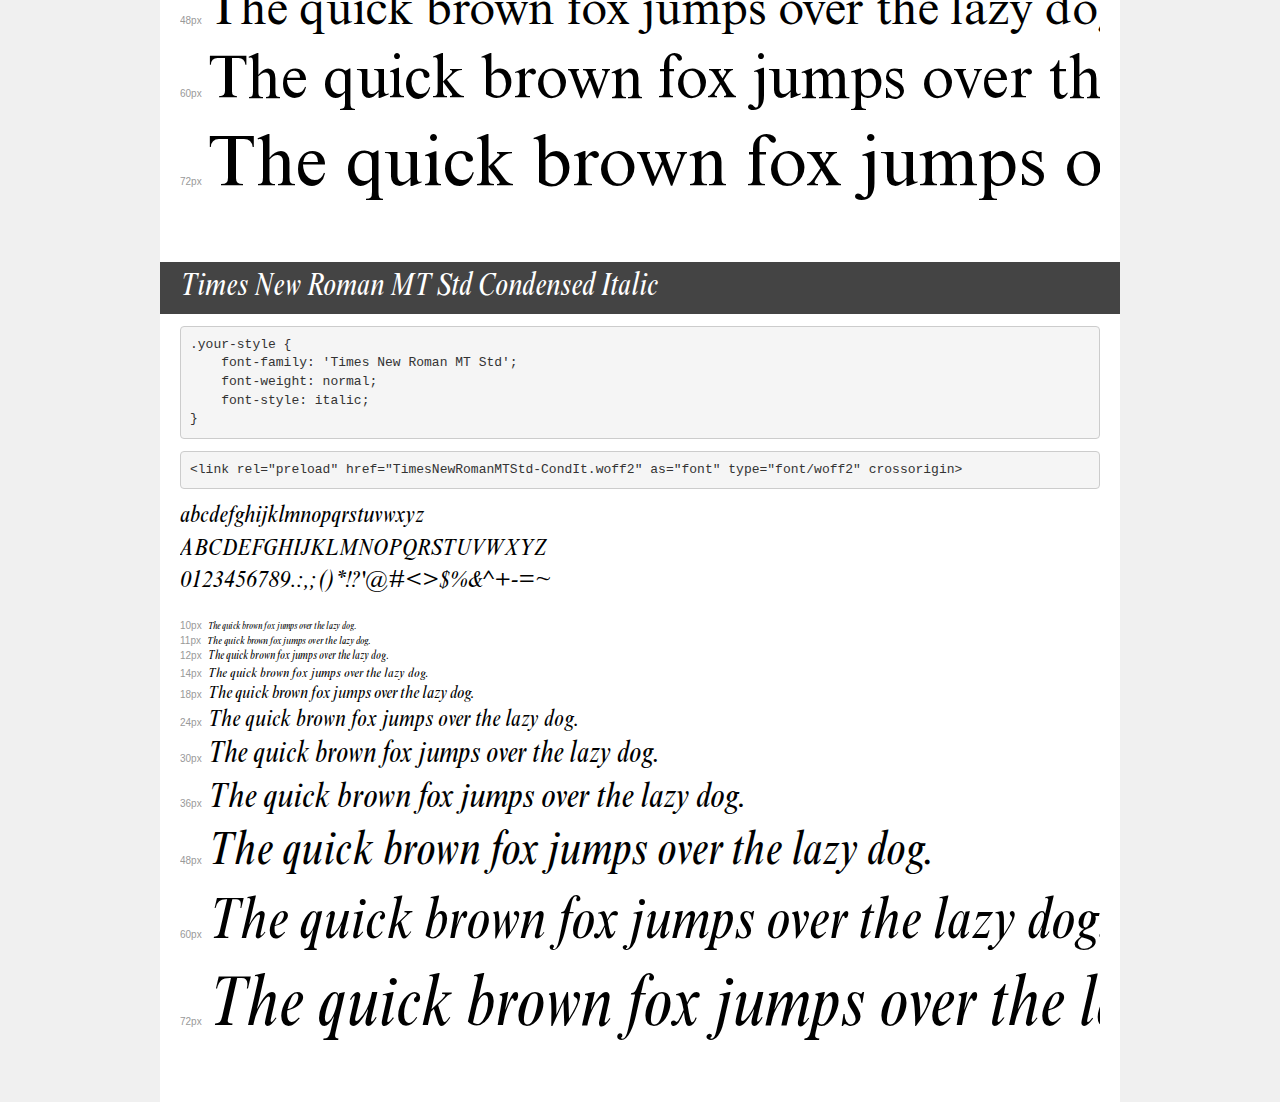
<file: fonts/Times New Roman/demo.html>
<!DOCTYPE html>
<html lang="en">
<head>
    <meta charset="utf-8">
    <meta http-equiv="X-UA-Compatible" content="IE=edge">
    <meta name="viewport" content="width=device-width, initial-scale=1">
    <meta name="robots" content="noindex, noarchive">
    <meta name="format-detection" content="telephone=no">
    <title>Transfonter demo</title>
    <link href="stylesheet.css" rel="stylesheet">
    <style>
        /*
        http://meyerweb.com/eric/tools/css/reset/
        v2.0 | 20110126
        License: none (public domain)
        */
        html, body, div, span, applet, object, iframe,
        h1, h2, h3, h4, h5, h6, p, blockquote, pre,
        a, abbr, acronym, address, big, cite, code,
        del, dfn, em, img, ins, kbd, q, s, samp,
        small, strike, strong, sub, sup, tt, var,
        b, u, i, center,
        dl, dt, dd, ol, ul, li,
        fieldset, form, label, legend,
        table, caption, tbody, tfoot, thead, tr, th, td,
        article, aside, canvas, details, embed,
        figure, figcaption, footer, header, hgroup,
        menu, nav, output, ruby, section, summary,
        time, mark, audio, video {
            margin: 0;
            padding: 0;
            border: 0;
            font-size: 100%;
            font: inherit;
            vertical-align: baseline;
        }
        /* HTML5 display-role reset for older browsers */
        article, aside, details, figcaption, figure,
        footer, header, hgroup, menu, nav, section {
            display: block;
        }
        body {
            line-height: 1;
        }
        ol, ul {
            list-style: none;
        }
        blockquote, q {
            quotes: none;
        }
        blockquote:before, blockquote:after,
        q:before, q:after {
            content: '';
            content: none;
        }
        table {
            border-collapse: collapse;
            border-spacing: 0;
        }
        /* demo styles */
        body {
            background: #f0f0f0;
            color: #000;
        }
        .page {
            background: #fff;
            width: 920px;
            margin: 0 auto;
            padding: 20px 20px 0 20px;
            overflow: hidden;
        }
        .font-container {
            overflow-x: auto;
            overflow-y: hidden;
            margin-bottom: 40px;
            line-height: 1.3;
            white-space: nowrap;
            padding-bottom: 5px;
        }
        h1 {
            position: relative;
            background: #444;
            font-size: 32px;
            color: #fff;
            padding: 10px 20px;
            margin: 0 -20px 12px -20px;
        }
        .letters {
            font-size: 25px;
            margin-bottom: 20px;
        }
        .s10:before {
            content: '10px';
        }
        .s11:before {
            content: '11px';
        }
        .s12:before {
            content: '12px';
        }
        .s14:before {
            content: '14px';
        }
        .s18:before {
            content: '18px';
        }
        .s24:before {
            content: '24px';
        }
        .s30:before {
            content: '30px';
        }
        .s36:before {
            content: '36px';
        }
        .s48:before {
            content: '48px';
        }
        .s60:before {
            content: '60px';
        }
        .s72:before {
            content: '72px';
        }
        .s10:before, .s11:before, .s12:before, .s14:before,
        .s18:before, .s24:before, .s30:before, .s36:before,
        .s48:before, .s60:before, .s72:before {
            font-family: Arial, sans-serif;
            font-size: 10px;
            font-weight: normal;
            font-style: normal;
            color: #999;
            padding-right: 6px;
        }
        pre {
            display: block;
            padding: 9px;
            margin: 0 0 12px;
            font-family: Monaco, Menlo, Consolas, "Courier New", monospace;
            font-size: 13px;
            line-height: 1.428571429;
            color: #333;
            font-weight: normal;
            font-style: normal;
            background-color: #f5f5f5;
            border: 1px solid #ccc;
            overflow-x: auto;
            border-radius: 4px;
        }
        /* responsive */
        @media (max-width: 959px) {
            .page {
                width: auto;
                margin: 0;
            }
        }
    </style>
</head>
<body>
<div class="page">
    <div class="demo">
        <h1 style="font-family: 'Times New Roman MT Std'; font-weight: bold; font-style: italic;">Times New Roman MT Std Bold Italic</h1>
        <pre title="Usage">.your-style {
    font-family: 'Times New Roman MT Std';
    font-weight: bold;
    font-style: italic;
}</pre>
        <pre title="Preload (optional)">
&lt;link rel=&quot;preload&quot; href=&quot;TimesNewRomanMTStd-BoldIt.woff2&quot; as=&quot;font&quot; type=&quot;font/woff2&quot; crossorigin&gt;</pre>
        <div class="font-container" style="font-family: 'Times New Roman MT Std'; font-weight: bold; font-style: italic;">
            <p class="letters">
                abcdefghijklmnopqrstuvwxyz<br>
ABCDEFGHIJKLMNOPQRSTUVWXYZ<br>
                0123456789.:,;()*!?'@#&lt;&gt;$%&^+-=~
            </p>
            <p class="s10" style="font-size: 10px;">The quick brown fox jumps over the lazy dog.</p>
            <p class="s11" style="font-size: 11px;">The quick brown fox jumps over the lazy dog.</p>
            <p class="s12" style="font-size: 12px;">The quick brown fox jumps over the lazy dog.</p>
            <p class="s14" style="font-size: 14px;">The quick brown fox jumps over the lazy dog.</p>
            <p class="s18" style="font-size: 18px;">The quick brown fox jumps over the lazy dog.</p>
            <p class="s24" style="font-size: 24px;">The quick brown fox jumps over the lazy dog.</p>
            <p class="s30" style="font-size: 30px;">The quick brown fox jumps over the lazy dog.</p>
            <p class="s36" style="font-size: 36px;">The quick brown fox jumps over the lazy dog.</p>
            <p class="s48" style="font-size: 48px;">The quick brown fox jumps over the lazy dog.</p>
            <p class="s60" style="font-size: 60px;">The quick brown fox jumps over the lazy dog.</p>
            <p class="s72" style="font-size: 72px;">The quick brown fox jumps over the lazy dog.</p>
        </div>
    </div>

    <div class="demo">
        <h1 style="font-family: 'Times New Roman MT Std'; font-weight: bold; font-style: normal;">Times New Roman MT Std Bold</h1>
        <pre title="Usage">.your-style {
    font-family: 'Times New Roman MT Std';
    font-weight: bold;
    font-style: normal;
}</pre>
        <pre title="Preload (optional)">
&lt;link rel=&quot;preload&quot; href=&quot;TimesNewRomanMTStd-Bold.woff2&quot; as=&quot;font&quot; type=&quot;font/woff2&quot; crossorigin&gt;</pre>
        <div class="font-container" style="font-family: 'Times New Roman MT Std'; font-weight: bold; font-style: normal;">
            <p class="letters">
                abcdefghijklmnopqrstuvwxyz<br>
ABCDEFGHIJKLMNOPQRSTUVWXYZ<br>
                0123456789.:,;()*!?'@#&lt;&gt;$%&^+-=~
            </p>
            <p class="s10" style="font-size: 10px;">The quick brown fox jumps over the lazy dog.</p>
            <p class="s11" style="font-size: 11px;">The quick brown fox jumps over the lazy dog.</p>
            <p class="s12" style="font-size: 12px;">The quick brown fox jumps over the lazy dog.</p>
            <p class="s14" style="font-size: 14px;">The quick brown fox jumps over the lazy dog.</p>
            <p class="s18" style="font-size: 18px;">The quick brown fox jumps over the lazy dog.</p>
            <p class="s24" style="font-size: 24px;">The quick brown fox jumps over the lazy dog.</p>
            <p class="s30" style="font-size: 30px;">The quick brown fox jumps over the lazy dog.</p>
            <p class="s36" style="font-size: 36px;">The quick brown fox jumps over the lazy dog.</p>
            <p class="s48" style="font-size: 48px;">The quick brown fox jumps over the lazy dog.</p>
            <p class="s60" style="font-size: 60px;">The quick brown fox jumps over the lazy dog.</p>
            <p class="s72" style="font-size: 72px;">The quick brown fox jumps over the lazy dog.</p>
        </div>
    </div>

    <div class="demo">
        <h1 style="font-family: 'Times New Roman MT Std'; font-weight: normal; font-style: normal;">Times New Roman MT Std Condensed</h1>
        <pre title="Usage">.your-style {
    font-family: 'Times New Roman MT Std';
    font-weight: normal;
    font-style: normal;
}</pre>
        <pre title="Preload (optional)">
&lt;link rel=&quot;preload&quot; href=&quot;TimesNewRomanMTStd-Cond.woff2&quot; as=&quot;font&quot; type=&quot;font/woff2&quot; crossorigin&gt;</pre>
        <div class="font-container" style="font-family: 'Times New Roman MT Std'; font-weight: normal; font-style: normal;">
            <p class="letters">
                abcdefghijklmnopqrstuvwxyz<br>
ABCDEFGHIJKLMNOPQRSTUVWXYZ<br>
                0123456789.:,;()*!?'@#&lt;&gt;$%&^+-=~
            </p>
            <p class="s10" style="font-size: 10px;">The quick brown fox jumps over the lazy dog.</p>
            <p class="s11" style="font-size: 11px;">The quick brown fox jumps over the lazy dog.</p>
            <p class="s12" style="font-size: 12px;">The quick brown fox jumps over the lazy dog.</p>
            <p class="s14" style="font-size: 14px;">The quick brown fox jumps over the lazy dog.</p>
            <p class="s18" style="font-size: 18px;">The quick brown fox jumps over the lazy dog.</p>
            <p class="s24" style="font-size: 24px;">The quick brown fox jumps over the lazy dog.</p>
            <p class="s30" style="font-size: 30px;">The quick brown fox jumps over the lazy dog.</p>
            <p class="s36" style="font-size: 36px;">The quick brown fox jumps over the lazy dog.</p>
            <p class="s48" style="font-size: 48px;">The quick brown fox jumps over the lazy dog.</p>
            <p class="s60" style="font-size: 60px;">The quick brown fox jumps over the lazy dog.</p>
            <p class="s72" style="font-size: 72px;">The quick brown fox jumps over the lazy dog.</p>
        </div>
    </div>

    <div class="demo">
        <h1 style="font-family: 'Times New Roman MT Std'; font-weight: normal; font-style: italic;">Times New Roman MT Std Italic</h1>
        <pre title="Usage">.your-style {
    font-family: 'Times New Roman MT Std';
    font-weight: normal;
    font-style: italic;
}</pre>
        <pre title="Preload (optional)">
&lt;link rel=&quot;preload&quot; href=&quot;TimesNewRomanMTStd-Italic.woff2&quot; as=&quot;font&quot; type=&quot;font/woff2&quot; crossorigin&gt;</pre>
        <div class="font-container" style="font-family: 'Times New Roman MT Std'; font-weight: normal; font-style: italic;">
            <p class="letters">
                abcdefghijklmnopqrstuvwxyz<br>
ABCDEFGHIJKLMNOPQRSTUVWXYZ<br>
                0123456789.:,;()*!?'@#&lt;&gt;$%&^+-=~
            </p>
            <p class="s10" style="font-size: 10px;">The quick brown fox jumps over the lazy dog.</p>
            <p class="s11" style="font-size: 11px;">The quick brown fox jumps over the lazy dog.</p>
            <p class="s12" style="font-size: 12px;">The quick brown fox jumps over the lazy dog.</p>
            <p class="s14" style="font-size: 14px;">The quick brown fox jumps over the lazy dog.</p>
            <p class="s18" style="font-size: 18px;">The quick brown fox jumps over the lazy dog.</p>
            <p class="s24" style="font-size: 24px;">The quick brown fox jumps over the lazy dog.</p>
            <p class="s30" style="font-size: 30px;">The quick brown fox jumps over the lazy dog.</p>
            <p class="s36" style="font-size: 36px;">The quick brown fox jumps over the lazy dog.</p>
            <p class="s48" style="font-size: 48px;">The quick brown fox jumps over the lazy dog.</p>
            <p class="s60" style="font-size: 60px;">The quick brown fox jumps over the lazy dog.</p>
            <p class="s72" style="font-size: 72px;">The quick brown fox jumps over the lazy dog.</p>
        </div>
    </div>

    <div class="demo">
        <h1 style="font-family: 'Times New Roman MT Std'; font-weight: bold; font-style: normal;">Times New Roman MT Std Bold Condensed</h1>
        <pre title="Usage">.your-style {
    font-family: 'Times New Roman MT Std';
    font-weight: bold;
    font-style: normal;
}</pre>
        <pre title="Preload (optional)">
&lt;link rel=&quot;preload&quot; href=&quot;TimesNewRomanMTStd-BoldCond.woff2&quot; as=&quot;font&quot; type=&quot;font/woff2&quot; crossorigin&gt;</pre>
        <div class="font-container" style="font-family: 'Times New Roman MT Std'; font-weight: bold; font-style: normal;">
            <p class="letters">
                abcdefghijklmnopqrstuvwxyz<br>
ABCDEFGHIJKLMNOPQRSTUVWXYZ<br>
                0123456789.:,;()*!?'@#&lt;&gt;$%&^+-=~
            </p>
            <p class="s10" style="font-size: 10px;">The quick brown fox jumps over the lazy dog.</p>
            <p class="s11" style="font-size: 11px;">The quick brown fox jumps over the lazy dog.</p>
            <p class="s12" style="font-size: 12px;">The quick brown fox jumps over the lazy dog.</p>
            <p class="s14" style="font-size: 14px;">The quick brown fox jumps over the lazy dog.</p>
            <p class="s18" style="font-size: 18px;">The quick brown fox jumps over the lazy dog.</p>
            <p class="s24" style="font-size: 24px;">The quick brown fox jumps over the lazy dog.</p>
            <p class="s30" style="font-size: 30px;">The quick brown fox jumps over the lazy dog.</p>
            <p class="s36" style="font-size: 36px;">The quick brown fox jumps over the lazy dog.</p>
            <p class="s48" style="font-size: 48px;">The quick brown fox jumps over the lazy dog.</p>
            <p class="s60" style="font-size: 60px;">The quick brown fox jumps over the lazy dog.</p>
            <p class="s72" style="font-size: 72px;">The quick brown fox jumps over the lazy dog.</p>
        </div>
    </div>

    <div class="demo">
        <h1 style="font-family: 'Times New Roman MT Std'; font-weight: normal; font-style: normal;">Times New Roman MT Std Regular</h1>
        <pre title="Usage">.your-style {
    font-family: 'Times New Roman MT Std';
    font-weight: normal;
    font-style: normal;
}</pre>
        <pre title="Preload (optional)">
&lt;link rel=&quot;preload&quot; href=&quot;TimesNewRomanMTStd.woff2&quot; as=&quot;font&quot; type=&quot;font/woff2&quot; crossorigin&gt;</pre>
        <div class="font-container" style="font-family: 'Times New Roman MT Std'; font-weight: normal; font-style: normal;">
            <p class="letters">
                abcdefghijklmnopqrstuvwxyz<br>
ABCDEFGHIJKLMNOPQRSTUVWXYZ<br>
                0123456789.:,;()*!?'@#&lt;&gt;$%&^+-=~
            </p>
            <p class="s10" style="font-size: 10px;">The quick brown fox jumps over the lazy dog.</p>
            <p class="s11" style="font-size: 11px;">The quick brown fox jumps over the lazy dog.</p>
            <p class="s12" style="font-size: 12px;">The quick brown fox jumps over the lazy dog.</p>
            <p class="s14" style="font-size: 14px;">The quick brown fox jumps over the lazy dog.</p>
            <p class="s18" style="font-size: 18px;">The quick brown fox jumps over the lazy dog.</p>
            <p class="s24" style="font-size: 24px;">The quick brown fox jumps over the lazy dog.</p>
            <p class="s30" style="font-size: 30px;">The quick brown fox jumps over the lazy dog.</p>
            <p class="s36" style="font-size: 36px;">The quick brown fox jumps over the lazy dog.</p>
            <p class="s48" style="font-size: 48px;">The quick brown fox jumps over the lazy dog.</p>
            <p class="s60" style="font-size: 60px;">The quick brown fox jumps over the lazy dog.</p>
            <p class="s72" style="font-size: 72px;">The quick brown fox jumps over the lazy dog.</p>
        </div>
    </div>

    <div class="demo">
        <h1 style="font-family: 'Times New Roman MT Std'; font-weight: normal; font-style: italic;">Times New Roman MT Std Condensed Italic</h1>
        <pre title="Usage">.your-style {
    font-family: 'Times New Roman MT Std';
    font-weight: normal;
    font-style: italic;
}</pre>
        <pre title="Preload (optional)">
&lt;link rel=&quot;preload&quot; href=&quot;TimesNewRomanMTStd-CondIt.woff2&quot; as=&quot;font&quot; type=&quot;font/woff2&quot; crossorigin&gt;</pre>
        <div class="font-container" style="font-family: 'Times New Roman MT Std'; font-weight: normal; font-style: italic;">
            <p class="letters">
                abcdefghijklmnopqrstuvwxyz<br>
ABCDEFGHIJKLMNOPQRSTUVWXYZ<br>
                0123456789.:,;()*!?'@#&lt;&gt;$%&^+-=~
            </p>
            <p class="s10" style="font-size: 10px;">The quick brown fox jumps over the lazy dog.</p>
            <p class="s11" style="font-size: 11px;">The quick brown fox jumps over the lazy dog.</p>
            <p class="s12" style="font-size: 12px;">The quick brown fox jumps over the lazy dog.</p>
            <p class="s14" style="font-size: 14px;">The quick brown fox jumps over the lazy dog.</p>
            <p class="s18" style="font-size: 18px;">The quick brown fox jumps over the lazy dog.</p>
            <p class="s24" style="font-size: 24px;">The quick brown fox jumps over the lazy dog.</p>
            <p class="s30" style="font-size: 30px;">The quick brown fox jumps over the lazy dog.</p>
            <p class="s36" style="font-size: 36px;">The quick brown fox jumps over the lazy dog.</p>
            <p class="s48" style="font-size: 48px;">The quick brown fox jumps over the lazy dog.</p>
            <p class="s60" style="font-size: 60px;">The quick brown fox jumps over the lazy dog.</p>
            <p class="s72" style="font-size: 72px;">The quick brown fox jumps over the lazy dog.</p>
        </div>
    </div>

</div>
</body>
</html>
</file>
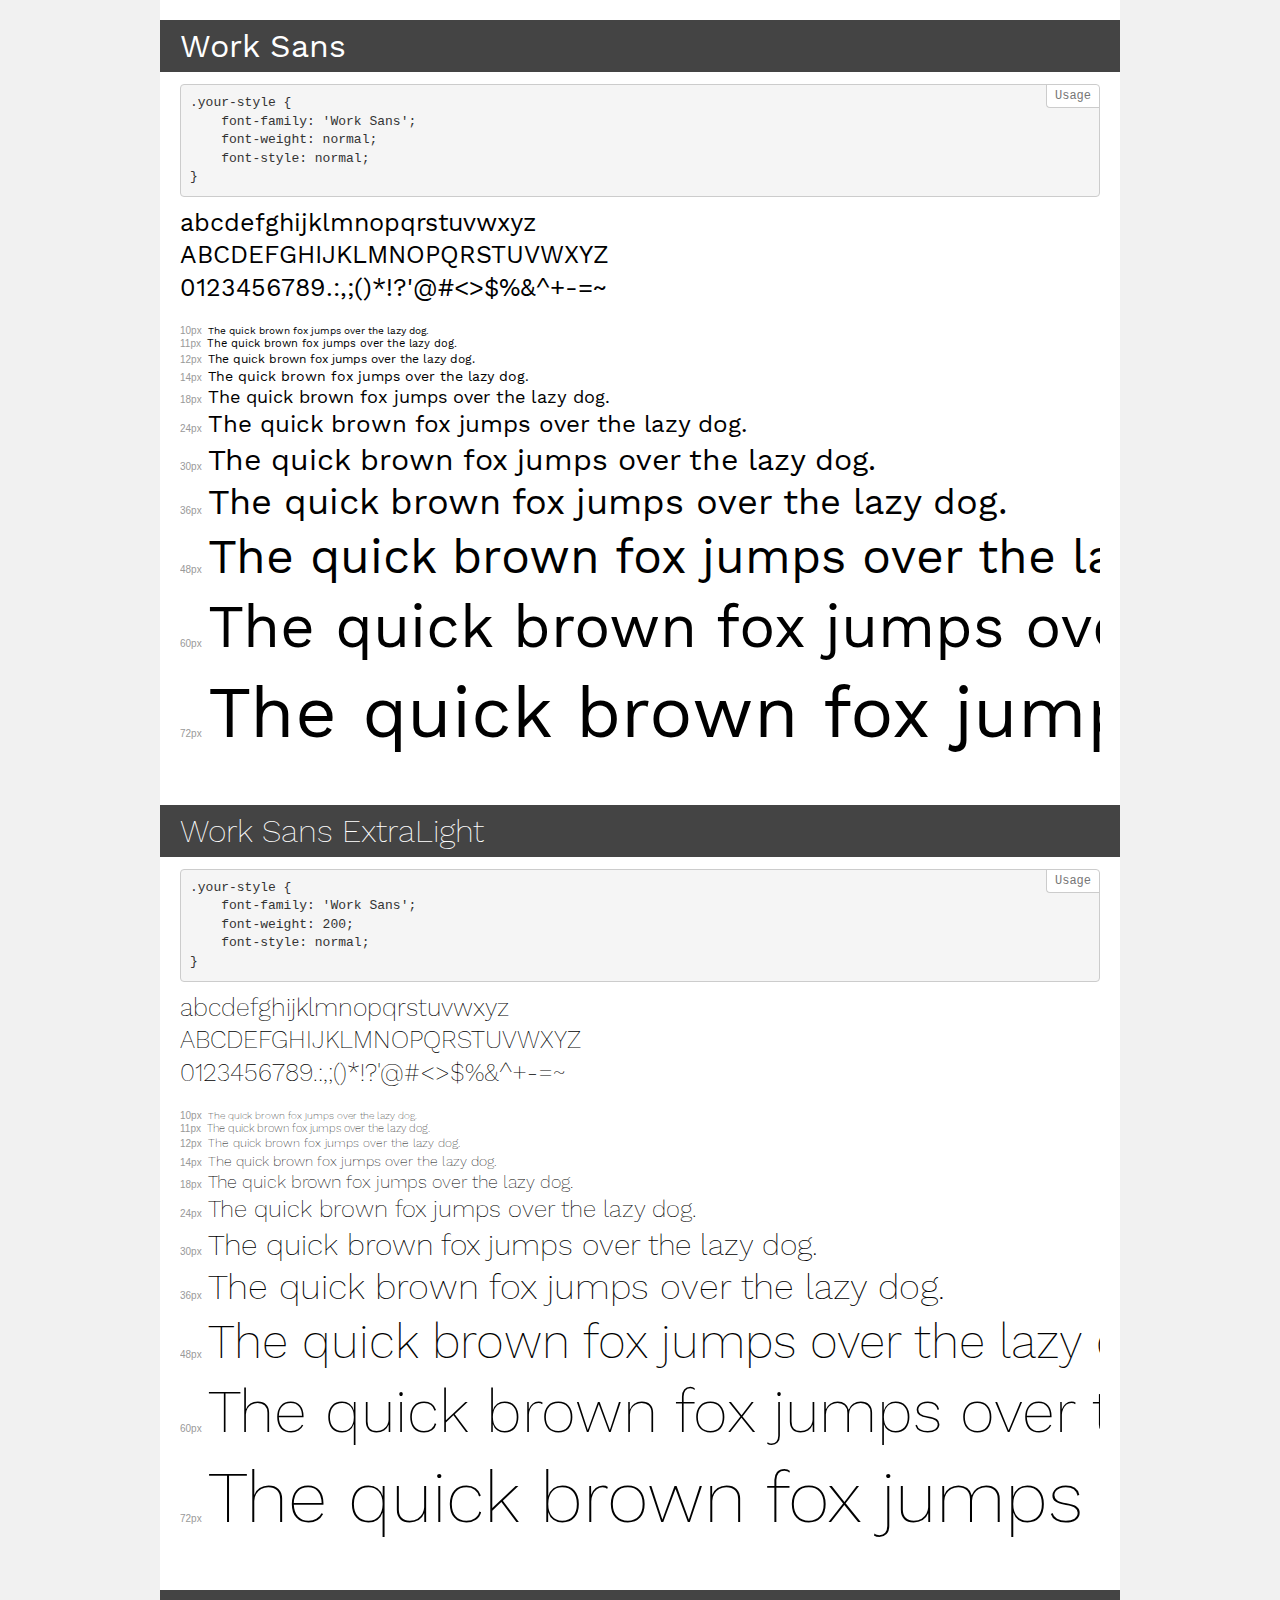
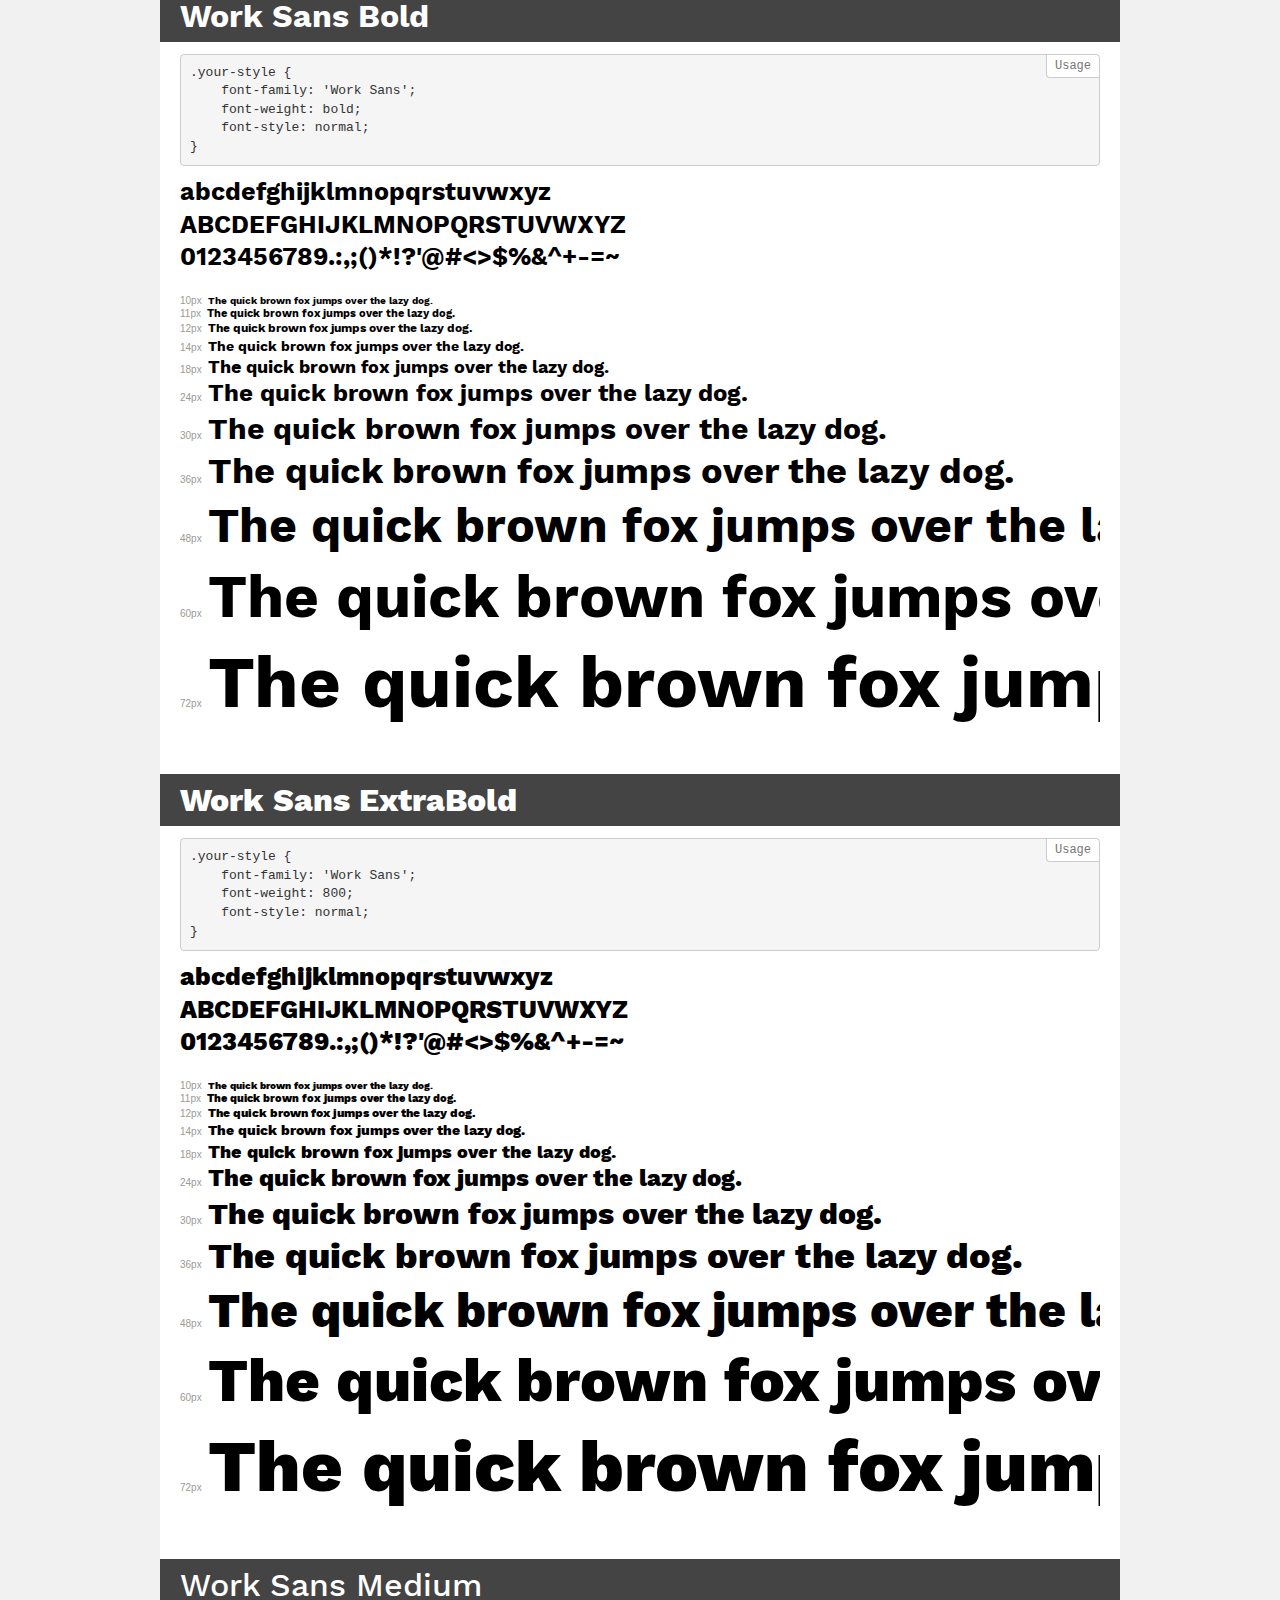
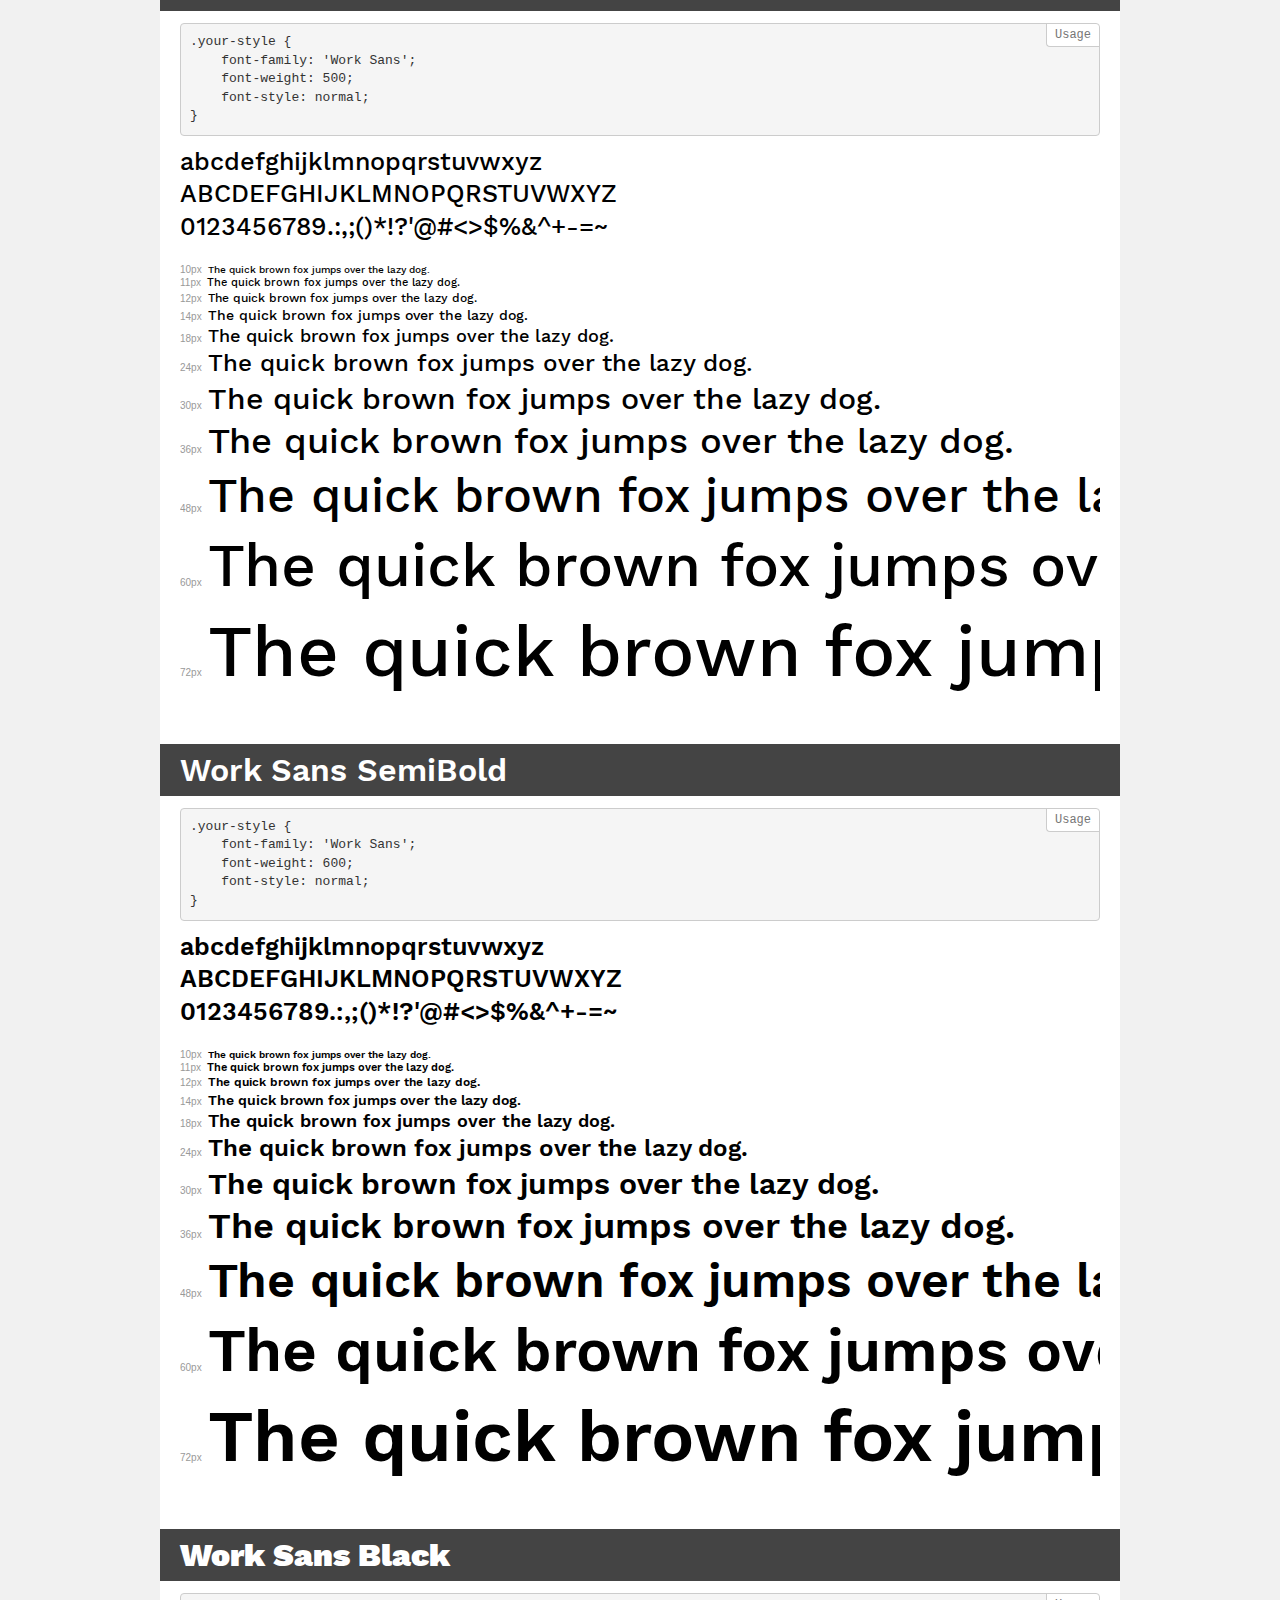
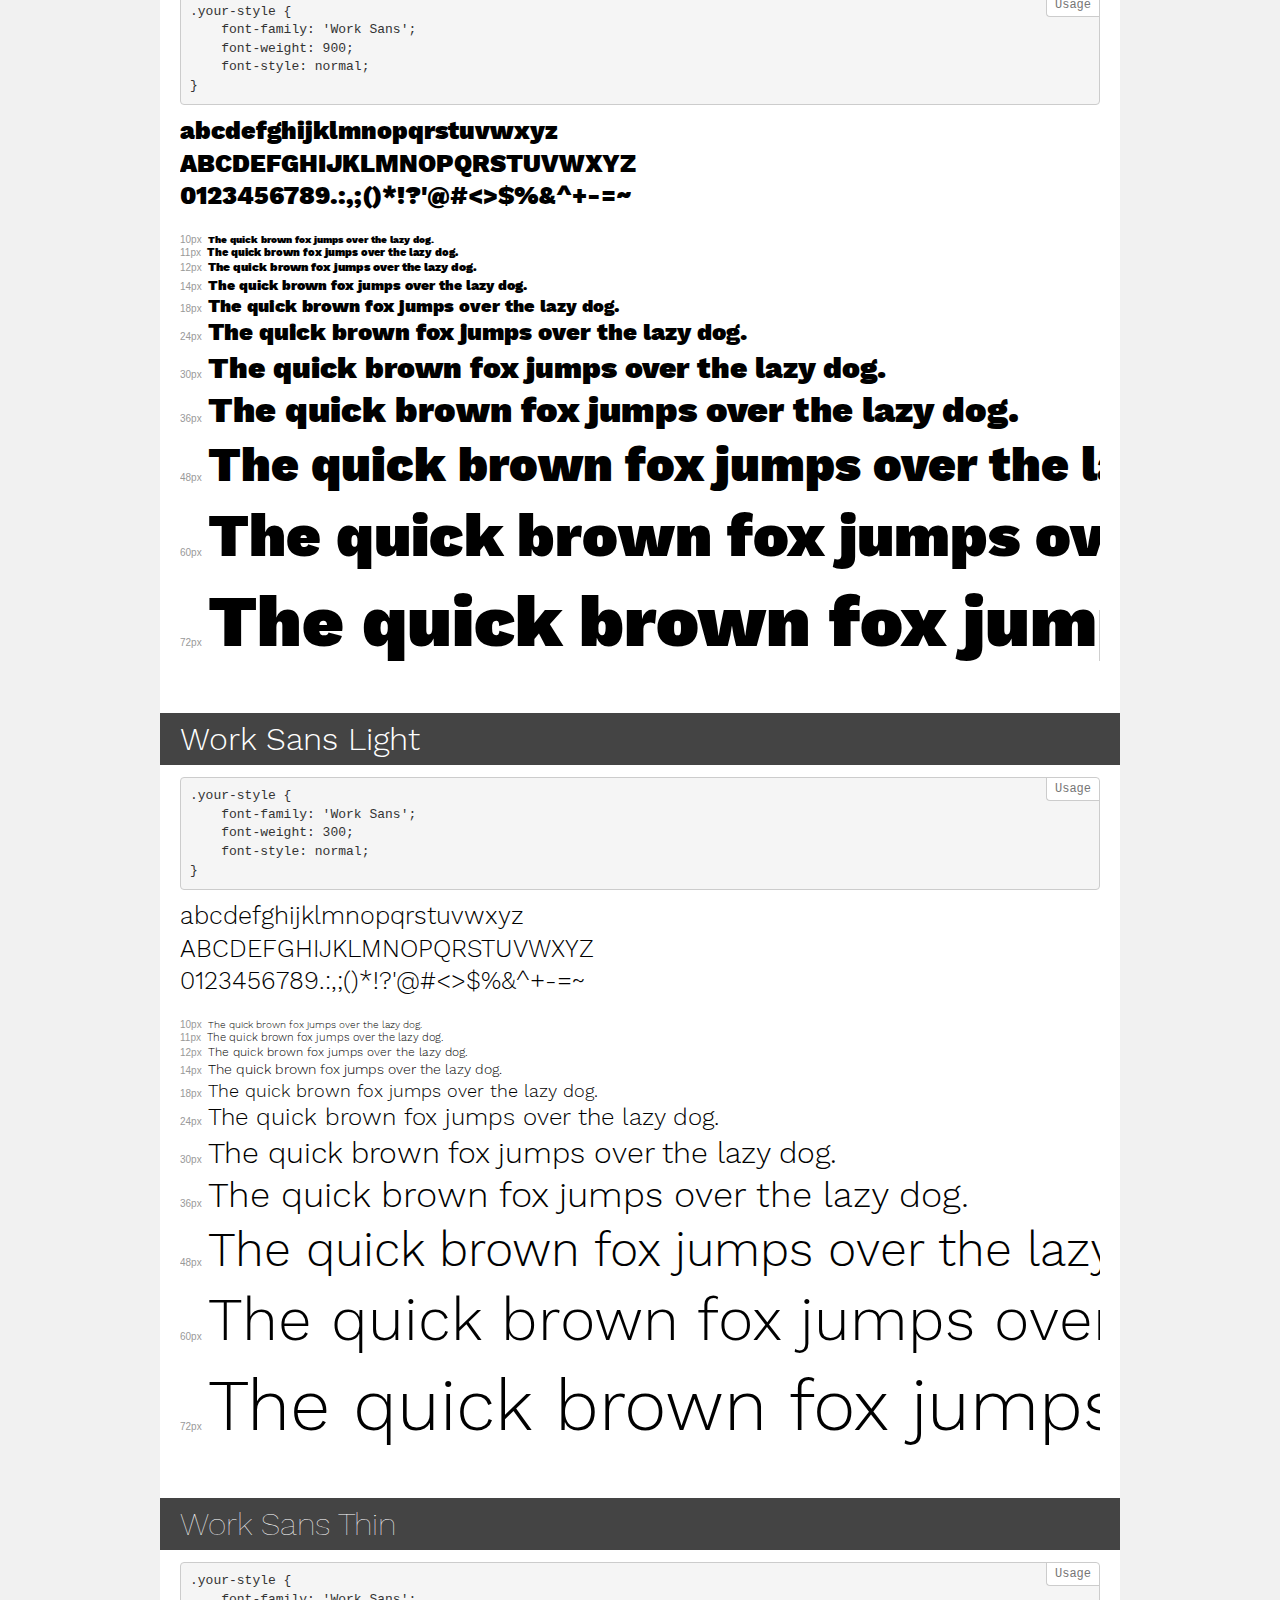
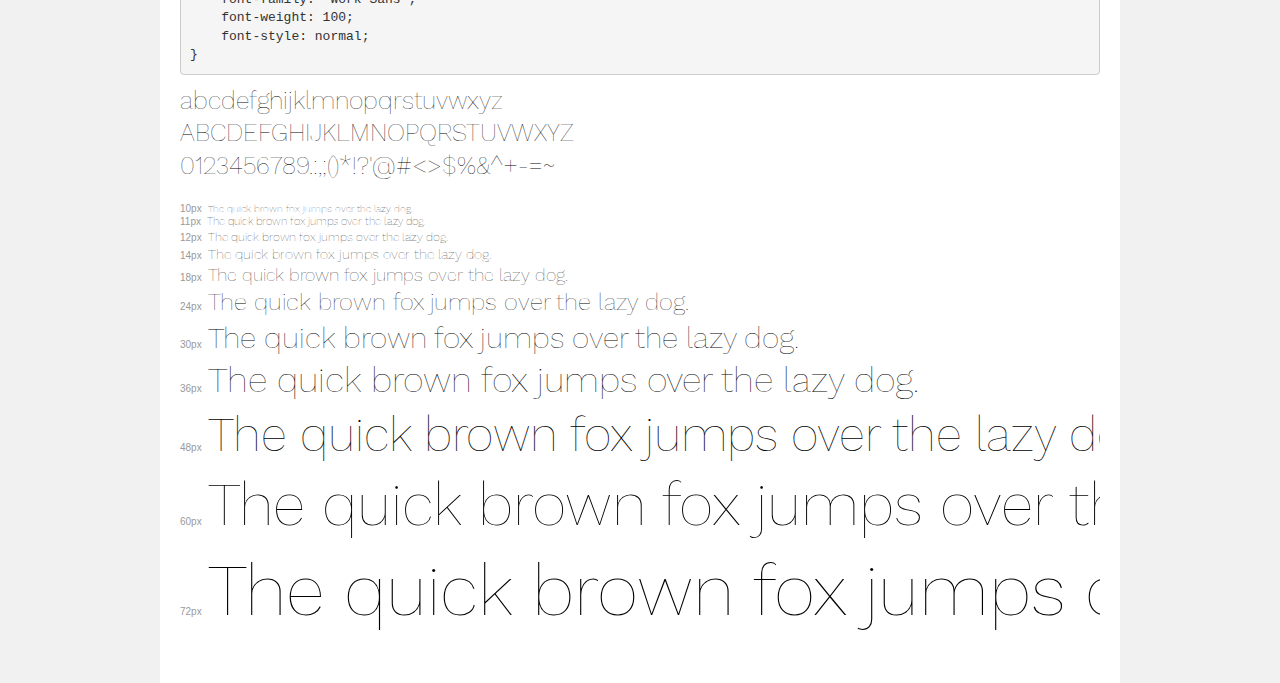
<file: fonts/Work Sans/demo.html>
<!DOCTYPE html>
<html>
<head>
    <meta charset="utf-8">
    <meta http-equiv="X-UA-Compatible" content="IE=edge">
    <meta name="viewport" content="width=device-width, initial-scale=1">
    <meta name="robots" content="noindex, noarchive">
    <meta name="format-detection" content="telephone=no">
    <title>Transfonter demo</title>
    <link href="stylesheet.css" rel="stylesheet">
    <style>
        /*
        http://meyerweb.com/eric/tools/css/reset/
        v2.0 | 20110126
        License: none (public domain)
        */
        html, body, div, span, applet, object, iframe,
        h1, h2, h3, h4, h5, h6, p, blockquote, pre,
        a, abbr, acronym, address, big, cite, code,
        del, dfn, em, img, ins, kbd, q, s, samp,
        small, strike, strong, sub, sup, tt, var,
        b, u, i, center,
        dl, dt, dd, ol, ul, li,
        fieldset, form, label, legend,
        table, caption, tbody, tfoot, thead, tr, th, td,
        article, aside, canvas, details, embed,
        figure, figcaption, footer, header, hgroup,
        menu, nav, output, ruby, section, summary,
        time, mark, audio, video {
            margin: 0;
            padding: 0;
            border: 0;
            font-size: 100%;
            font: inherit;
            vertical-align: baseline;
        }
        /* HTML5 display-role reset for older browsers */
        article, aside, details, figcaption, figure,
        footer, header, hgroup, menu, nav, section {
            display: block;
        }
        body {
            line-height: 1;
        }
        ol, ul {
            list-style: none;
        }
        blockquote, q {
            quotes: none;
        }
        blockquote:before, blockquote:after,
        q:before, q:after {
            content: '';
            content: none;
        }
        table {
            border-collapse: collapse;
            border-spacing: 0;
        }
        /* common styles */
        body {
            background: #f1f1f1;
            color: #000;
        }
        .page {
            background: #fff;
            width: 920px;
            margin: 0 auto;
            padding: 20px 20px 0 20px;
            overflow: hidden;
        }
        .font-container {
            overflow-x: auto;
            overflow-y: hidden;
            margin-bottom: 40px;
            line-height: 1.3;
            white-space: nowrap;
            padding-bottom: 5px;
        }
        h1 {
            position: relative;
            background: #444;
            font-size: 32px;
            color: #fff;
            padding: 10px 20px;
            margin: 0 -20px 12px -20px;
        }
        .letters {
            font-size: 25px;
            margin-bottom: 20px;
        }
        .s10:before {
            content: '10px';
        }
        .s11:before {
            content: '11px';
        }
        .s12:before {
            content: '12px';
        }
        .s14:before {
            content: '14px';
        }
        .s18:before {
            content: '18px';
        }
        .s24:before {
            content: '24px';
        }
        .s30:before {
            content: '30px';
        }
        .s36:before {
            content: '36px';
        }
        .s48:before {
            content: '48px';
        }
        .s60:before {
            content: '60px';
        }
        .s72:before {
            content: '72px';
        }
        .s10:before, .s11:before, .s12:before, .s14:before,
        .s18:before, .s24:before, .s30:before, .s36:before,
        .s48:before, .s60:before, .s72:before {
            font-family: Arial, sans-serif;
            font-size: 10px;
            font-weight: normal;
            font-style: normal;
            color: #999;
            padding-right: 6px;
        }
        pre {
            display: block;
            position: relative;
            padding: 9px;
            margin: 0 0 10px;
            font-family: Monaco, Menlo, Consolas, "Courier New", monospace !important;
            font-size: 13px;
            line-height: 1.428571429;
            color: #333;
            font-weight: normal !important;
            font-style: normal !important;
            background-color: #f5f5f5;
            border: 1px solid #ccc;
            overflow-x: auto;
            border-radius: 4px;
        }
        pre:after {
            display: block;
            position: absolute;
            right: 0;
            top: 0;
            content: 'Usage';
            line-height: 1;
            padding: 5px 8px;
            font-size: 12px;
            color: #767676;
            background-color: #fff;
            border: 1px solid #ccc;
            border-right: none;
            border-top: none;
            border-radius: 0 4px 0 4px;
            z-index: 10;
        }
        /* responsive */
        @media (max-width: 959px) {
            .page {
                width: auto;
                margin: 0;
            }
        }
    </style>
</head>
<body>
<div class="page">
    <div class="demo" style="font-family: 'Work Sans'; font-weight: normal; font-style: normal;">
        <h1>Work Sans</h1>
        <pre>.your-style {
    font-family: 'Work Sans';
    font-weight: normal;
    font-style: normal;
}</pre>
        <div class="font-container">
            <p class="letters">
                abcdefghijklmnopqrstuvwxyz<br>
ABCDEFGHIJKLMNOPQRSTUVWXYZ<br>
                0123456789.:,;()*!?'@#<>$%&^+-=~
            </p>
            <p class="s10" style="font-size: 10px;">The quick brown fox jumps over the lazy dog.</p>
            <p class="s11" style="font-size: 11px;">The quick brown fox jumps over the lazy dog.</p>
            <p class="s12" style="font-size: 12px;">The quick brown fox jumps over the lazy dog.</p>
            <p class="s14" style="font-size: 14px;">The quick brown fox jumps over the lazy dog.</p>
            <p class="s18" style="font-size: 18px;">The quick brown fox jumps over the lazy dog.</p>
            <p class="s24" style="font-size: 24px;">The quick brown fox jumps over the lazy dog.</p>
            <p class="s30" style="font-size: 30px;">The quick brown fox jumps over the lazy dog.</p>
            <p class="s36" style="font-size: 36px;">The quick brown fox jumps over the lazy dog.</p>
            <p class="s48" style="font-size: 48px;">The quick brown fox jumps over the lazy dog.</p>
            <p class="s60" style="font-size: 60px;">The quick brown fox jumps over the lazy dog.</p>
            <p class="s72" style="font-size: 72px;">The quick brown fox jumps over the lazy dog.</p>
        </div>
    </div>
    <div class="demo" style="font-family: 'Work Sans'; font-weight: 200; font-style: normal;">
        <h1>Work Sans ExtraLight</h1>
        <pre>.your-style {
    font-family: 'Work Sans';
    font-weight: 200;
    font-style: normal;
}</pre>
        <div class="font-container">
            <p class="letters">
                abcdefghijklmnopqrstuvwxyz<br>
ABCDEFGHIJKLMNOPQRSTUVWXYZ<br>
                0123456789.:,;()*!?'@#<>$%&^+-=~
            </p>
            <p class="s10" style="font-size: 10px;">The quick brown fox jumps over the lazy dog.</p>
            <p class="s11" style="font-size: 11px;">The quick brown fox jumps over the lazy dog.</p>
            <p class="s12" style="font-size: 12px;">The quick brown fox jumps over the lazy dog.</p>
            <p class="s14" style="font-size: 14px;">The quick brown fox jumps over the lazy dog.</p>
            <p class="s18" style="font-size: 18px;">The quick brown fox jumps over the lazy dog.</p>
            <p class="s24" style="font-size: 24px;">The quick brown fox jumps over the lazy dog.</p>
            <p class="s30" style="font-size: 30px;">The quick brown fox jumps over the lazy dog.</p>
            <p class="s36" style="font-size: 36px;">The quick brown fox jumps over the lazy dog.</p>
            <p class="s48" style="font-size: 48px;">The quick brown fox jumps over the lazy dog.</p>
            <p class="s60" style="font-size: 60px;">The quick brown fox jumps over the lazy dog.</p>
            <p class="s72" style="font-size: 72px;">The quick brown fox jumps over the lazy dog.</p>
        </div>
    </div>
    <div class="demo" style="font-family: 'Work Sans'; font-weight: bold; font-style: normal;">
        <h1>Work Sans Bold</h1>
        <pre>.your-style {
    font-family: 'Work Sans';
    font-weight: bold;
    font-style: normal;
}</pre>
        <div class="font-container">
            <p class="letters">
                abcdefghijklmnopqrstuvwxyz<br>
ABCDEFGHIJKLMNOPQRSTUVWXYZ<br>
                0123456789.:,;()*!?'@#<>$%&^+-=~
            </p>
            <p class="s10" style="font-size: 10px;">The quick brown fox jumps over the lazy dog.</p>
            <p class="s11" style="font-size: 11px;">The quick brown fox jumps over the lazy dog.</p>
            <p class="s12" style="font-size: 12px;">The quick brown fox jumps over the lazy dog.</p>
            <p class="s14" style="font-size: 14px;">The quick brown fox jumps over the lazy dog.</p>
            <p class="s18" style="font-size: 18px;">The quick brown fox jumps over the lazy dog.</p>
            <p class="s24" style="font-size: 24px;">The quick brown fox jumps over the lazy dog.</p>
            <p class="s30" style="font-size: 30px;">The quick brown fox jumps over the lazy dog.</p>
            <p class="s36" style="font-size: 36px;">The quick brown fox jumps over the lazy dog.</p>
            <p class="s48" style="font-size: 48px;">The quick brown fox jumps over the lazy dog.</p>
            <p class="s60" style="font-size: 60px;">The quick brown fox jumps over the lazy dog.</p>
            <p class="s72" style="font-size: 72px;">The quick brown fox jumps over the lazy dog.</p>
        </div>
    </div>
    <div class="demo" style="font-family: 'Work Sans'; font-weight: 800; font-style: normal;">
        <h1>Work Sans ExtraBold</h1>
        <pre>.your-style {
    font-family: 'Work Sans';
    font-weight: 800;
    font-style: normal;
}</pre>
        <div class="font-container">
            <p class="letters">
                abcdefghijklmnopqrstuvwxyz<br>
ABCDEFGHIJKLMNOPQRSTUVWXYZ<br>
                0123456789.:,;()*!?'@#<>$%&^+-=~
            </p>
            <p class="s10" style="font-size: 10px;">The quick brown fox jumps over the lazy dog.</p>
            <p class="s11" style="font-size: 11px;">The quick brown fox jumps over the lazy dog.</p>
            <p class="s12" style="font-size: 12px;">The quick brown fox jumps over the lazy dog.</p>
            <p class="s14" style="font-size: 14px;">The quick brown fox jumps over the lazy dog.</p>
            <p class="s18" style="font-size: 18px;">The quick brown fox jumps over the lazy dog.</p>
            <p class="s24" style="font-size: 24px;">The quick brown fox jumps over the lazy dog.</p>
            <p class="s30" style="font-size: 30px;">The quick brown fox jumps over the lazy dog.</p>
            <p class="s36" style="font-size: 36px;">The quick brown fox jumps over the lazy dog.</p>
            <p class="s48" style="font-size: 48px;">The quick brown fox jumps over the lazy dog.</p>
            <p class="s60" style="font-size: 60px;">The quick brown fox jumps over the lazy dog.</p>
            <p class="s72" style="font-size: 72px;">The quick brown fox jumps over the lazy dog.</p>
        </div>
    </div>
    <div class="demo" style="font-family: 'Work Sans'; font-weight: 500; font-style: normal;">
        <h1>Work Sans Medium</h1>
        <pre>.your-style {
    font-family: 'Work Sans';
    font-weight: 500;
    font-style: normal;
}</pre>
        <div class="font-container">
            <p class="letters">
                abcdefghijklmnopqrstuvwxyz<br>
ABCDEFGHIJKLMNOPQRSTUVWXYZ<br>
                0123456789.:,;()*!?'@#<>$%&^+-=~
            </p>
            <p class="s10" style="font-size: 10px;">The quick brown fox jumps over the lazy dog.</p>
            <p class="s11" style="font-size: 11px;">The quick brown fox jumps over the lazy dog.</p>
            <p class="s12" style="font-size: 12px;">The quick brown fox jumps over the lazy dog.</p>
            <p class="s14" style="font-size: 14px;">The quick brown fox jumps over the lazy dog.</p>
            <p class="s18" style="font-size: 18px;">The quick brown fox jumps over the lazy dog.</p>
            <p class="s24" style="font-size: 24px;">The quick brown fox jumps over the lazy dog.</p>
            <p class="s30" style="font-size: 30px;">The quick brown fox jumps over the lazy dog.</p>
            <p class="s36" style="font-size: 36px;">The quick brown fox jumps over the lazy dog.</p>
            <p class="s48" style="font-size: 48px;">The quick brown fox jumps over the lazy dog.</p>
            <p class="s60" style="font-size: 60px;">The quick brown fox jumps over the lazy dog.</p>
            <p class="s72" style="font-size: 72px;">The quick brown fox jumps over the lazy dog.</p>
        </div>
    </div>
    <div class="demo" style="font-family: 'Work Sans'; font-weight: 600; font-style: normal;">
        <h1>Work Sans SemiBold</h1>
        <pre>.your-style {
    font-family: 'Work Sans';
    font-weight: 600;
    font-style: normal;
}</pre>
        <div class="font-container">
            <p class="letters">
                abcdefghijklmnopqrstuvwxyz<br>
ABCDEFGHIJKLMNOPQRSTUVWXYZ<br>
                0123456789.:,;()*!?'@#<>$%&^+-=~
            </p>
            <p class="s10" style="font-size: 10px;">The quick brown fox jumps over the lazy dog.</p>
            <p class="s11" style="font-size: 11px;">The quick brown fox jumps over the lazy dog.</p>
            <p class="s12" style="font-size: 12px;">The quick brown fox jumps over the lazy dog.</p>
            <p class="s14" style="font-size: 14px;">The quick brown fox jumps over the lazy dog.</p>
            <p class="s18" style="font-size: 18px;">The quick brown fox jumps over the lazy dog.</p>
            <p class="s24" style="font-size: 24px;">The quick brown fox jumps over the lazy dog.</p>
            <p class="s30" style="font-size: 30px;">The quick brown fox jumps over the lazy dog.</p>
            <p class="s36" style="font-size: 36px;">The quick brown fox jumps over the lazy dog.</p>
            <p class="s48" style="font-size: 48px;">The quick brown fox jumps over the lazy dog.</p>
            <p class="s60" style="font-size: 60px;">The quick brown fox jumps over the lazy dog.</p>
            <p class="s72" style="font-size: 72px;">The quick brown fox jumps over the lazy dog.</p>
        </div>
    </div>
    <div class="demo" style="font-family: 'Work Sans'; font-weight: 900; font-style: normal;">
        <h1>Work Sans Black</h1>
        <pre>.your-style {
    font-family: 'Work Sans';
    font-weight: 900;
    font-style: normal;
}</pre>
        <div class="font-container">
            <p class="letters">
                abcdefghijklmnopqrstuvwxyz<br>
ABCDEFGHIJKLMNOPQRSTUVWXYZ<br>
                0123456789.:,;()*!?'@#<>$%&^+-=~
            </p>
            <p class="s10" style="font-size: 10px;">The quick brown fox jumps over the lazy dog.</p>
            <p class="s11" style="font-size: 11px;">The quick brown fox jumps over the lazy dog.</p>
            <p class="s12" style="font-size: 12px;">The quick brown fox jumps over the lazy dog.</p>
            <p class="s14" style="font-size: 14px;">The quick brown fox jumps over the lazy dog.</p>
            <p class="s18" style="font-size: 18px;">The quick brown fox jumps over the lazy dog.</p>
            <p class="s24" style="font-size: 24px;">The quick brown fox jumps over the lazy dog.</p>
            <p class="s30" style="font-size: 30px;">The quick brown fox jumps over the lazy dog.</p>
            <p class="s36" style="font-size: 36px;">The quick brown fox jumps over the lazy dog.</p>
            <p class="s48" style="font-size: 48px;">The quick brown fox jumps over the lazy dog.</p>
            <p class="s60" style="font-size: 60px;">The quick brown fox jumps over the lazy dog.</p>
            <p class="s72" style="font-size: 72px;">The quick brown fox jumps over the lazy dog.</p>
        </div>
    </div>
    <div class="demo" style="font-family: 'Work Sans'; font-weight: 300; font-style: normal;">
        <h1>Work Sans Light</h1>
        <pre>.your-style {
    font-family: 'Work Sans';
    font-weight: 300;
    font-style: normal;
}</pre>
        <div class="font-container">
            <p class="letters">
                abcdefghijklmnopqrstuvwxyz<br>
ABCDEFGHIJKLMNOPQRSTUVWXYZ<br>
                0123456789.:,;()*!?'@#<>$%&^+-=~
            </p>
            <p class="s10" style="font-size: 10px;">The quick brown fox jumps over the lazy dog.</p>
            <p class="s11" style="font-size: 11px;">The quick brown fox jumps over the lazy dog.</p>
            <p class="s12" style="font-size: 12px;">The quick brown fox jumps over the lazy dog.</p>
            <p class="s14" style="font-size: 14px;">The quick brown fox jumps over the lazy dog.</p>
            <p class="s18" style="font-size: 18px;">The quick brown fox jumps over the lazy dog.</p>
            <p class="s24" style="font-size: 24px;">The quick brown fox jumps over the lazy dog.</p>
            <p class="s30" style="font-size: 30px;">The quick brown fox jumps over the lazy dog.</p>
            <p class="s36" style="font-size: 36px;">The quick brown fox jumps over the lazy dog.</p>
            <p class="s48" style="font-size: 48px;">The quick brown fox jumps over the lazy dog.</p>
            <p class="s60" style="font-size: 60px;">The quick brown fox jumps over the lazy dog.</p>
            <p class="s72" style="font-size: 72px;">The quick brown fox jumps over the lazy dog.</p>
        </div>
    </div>
    <div class="demo" style="font-family: 'Work Sans'; font-weight: 100; font-style: normal;">
        <h1>Work Sans Thin</h1>
        <pre>.your-style {
    font-family: 'Work Sans';
    font-weight: 100;
    font-style: normal;
}</pre>
        <div class="font-container">
            <p class="letters">
                abcdefghijklmnopqrstuvwxyz<br>
ABCDEFGHIJKLMNOPQRSTUVWXYZ<br>
                0123456789.:,;()*!?'@#<>$%&^+-=~
            </p>
            <p class="s10" style="font-size: 10px;">The quick brown fox jumps over the lazy dog.</p>
            <p class="s11" style="font-size: 11px;">The quick brown fox jumps over the lazy dog.</p>
            <p class="s12" style="font-size: 12px;">The quick brown fox jumps over the lazy dog.</p>
            <p class="s14" style="font-size: 14px;">The quick brown fox jumps over the lazy dog.</p>
            <p class="s18" style="font-size: 18px;">The quick brown fox jumps over the lazy dog.</p>
            <p class="s24" style="font-size: 24px;">The quick brown fox jumps over the lazy dog.</p>
            <p class="s30" style="font-size: 30px;">The quick brown fox jumps over the lazy dog.</p>
            <p class="s36" style="font-size: 36px;">The quick brown fox jumps over the lazy dog.</p>
            <p class="s48" style="font-size: 48px;">The quick brown fox jumps over the lazy dog.</p>
            <p class="s60" style="font-size: 60px;">The quick brown fox jumps over the lazy dog.</p>
            <p class="s72" style="font-size: 72px;">The quick brown fox jumps over the lazy dog.</p>
        </div>
    </div>
</div>
</body>
</html>
</file>
<file: css/style.css>
@font-face {
  font-family: "Times New Roman MT Std";
  src: url("TimesNewRomanMTStd-Italic.eot");
  src: local("Times New Roman MT Std Italic"), local("TimesNewRomanMTStd-Italic"), url("TimesNewRomanMTStd-Italic.eot?#iefix") format("embedded-opentype"), url("TimesNewRomanMTStd-Italic.woff2") format("woff2"), url("TimesNewRomanMTStd-Italic.woff") format("woff"), url("TimesNewRomanMTStd-Italic.ttf") format("truetype");
  font-weight: 400;
  font-style: italic;
  font-display: swap;
}
@font-face {
  font-family: "Times New Roman MT Std";
  src: url("TimesNewRomanMTStd-CondIt.eot");
  src: local("Times New Roman MT Std Condensed Italic"), local("TimesNewRomanMTStd-CondIt"), url("TimesNewRomanMTStd-CondIt.eot?#iefix") format("embedded-opentype"), url("TimesNewRomanMTStd-CondIt.woff2") format("woff2"), url("TimesNewRomanMTStd-CondIt.woff") format("woff"), url("TimesNewRomanMTStd-CondIt.ttf") format("truetype");
  font-weight: 400;
  font-style: italic;
  font-display: swap;
}
html {
  box-sizing: border-box;
  scroll-behavior: smooth;
}

html *,
html *::before,
html *::after {
  box-sizing: border-box;
}

body {
  margin: 0;
  min-width: 375px;
  background-color: #ffffff;
  line-height: 1.4;
  font-style: normal;
  position: relative;
  overflow-x: hidden;
  font-family: "Montserrat", sans-serif;
  color: #555;
  text-align: center;
  font-size: 18px;
  font-weight: 400;
}

img {
  height: auto;
  max-width: 100%;
}

input,
textarea,
a,
button {
  font-family: inherit;
  font-size: inherit;
  line-height: inherit;
  letter-spacing: inherit;
}

a {
  text-decoration: none;
  color: inherit;
}

.wrapper {
  max-width: 1520px;
  padding: 0 20px;
  margin: 0 auto;
}
@media (max-width: 1023px) {
  .wrapper {
    max-width: 100%;
    padding: 0 10px;
  }
}

.cust-first-scr {
  background-color: #595b33;
  background-image: url(../img/cust-first-scr.jpg);
  background-size: cover;
  background-repeat: no-repeat;
  min-height: 100vh;
  display: flex;
  flex-direction: column;
  justify-content: center;
  color: #fff;
  padding: 120px 0;
}
@media (max-width: 1024px) {
  .cust-first-scr {
    background-image: url(../img/cust-first-scr-1024.jpg);
  }
}
@media (max-width: 768px) {
  .cust-first-scr {
    background-image: url(../img/cust-first-scr-768.jpg);
  }
}
@media (max-width: 450px) {
  .cust-first-scr {
    background-image: url(../img/cust-first-scr-450.jpg);
  }
}
.cust-first-scr__grid {
  display: grid;
  grid-template-columns: repeat(1, 1fr);
  gap: 12px;
  justify-content: center;
  align-items: center;
  text-align: center;
  margin: 0 auto;
}
.cust-first-scr__title {
  color: #fff;
  text-align: center;
  font-family: "Tenor Sans", sans-serif;
  font-size: 80px;
  font-style: normal;
  font-weight: 400;
  line-height: 100%; /* 80px */
  letter-spacing: 8px;
  text-transform: uppercase;
  margin: 0 auto;
  max-width: 1230px;
}
@media (max-width: 1440px) {
  .cust-first-scr__title {
    font-size: 65px;
    max-width: 880px;
  }
}
@media (max-width: 767px) {
  .cust-first-scr__title {
    font-size: 38px;
  }
}
</file>
<file: fonts/Arial/stylesheet.css>
@font-face {
    font-family: 'Arial';
    src: url('Arial-ItalicMT.eot');
    src: local('Arial Italic'), local('Arial-ItalicMT'),
        url('Arial-ItalicMT.eot?#iefix') format('embedded-opentype'),
        url('Arial-ItalicMT.woff2') format('woff2'),
        url('Arial-ItalicMT.woff') format('woff'),
        url('Arial-ItalicMT.ttf') format('truetype');
    font-weight: normal;
    font-style: italic;
}

@font-face {
    font-family: 'Arial';
    src: url('ArialMT.eot');
    src: local('Arial'), local('ArialMT'),
        url('ArialMT.eot?#iefix') format('embedded-opentype'),
        url('ArialMT.woff2') format('woff2'),
        url('ArialMT.woff') format('woff'),
        url('ArialMT.ttf') format('truetype');
    font-weight: normal;
    font-style: normal;
}

@font-face {
    font-family: 'Arial';
    src: url('Arial-BoldItalicMT.eot');
    src: local('Arial Bold Italic'), local('Arial-BoldItalicMT'),
        url('Arial-BoldItalicMT.eot?#iefix') format('embedded-opentype'),
        url('Arial-BoldItalicMT.woff2') format('woff2'),
        url('Arial-BoldItalicMT.woff') format('woff'),
        url('Arial-BoldItalicMT.ttf') format('truetype');
    font-weight: bold;
    font-style: italic;
}

@font-face {
    font-family: 'Arial Narrow';
    src: url('ArialNarrow-BoldItalic.eot');
    src: local('Arial Narrow Bold Italic'), local('ArialNarrow-BoldItalic'),
        url('ArialNarrow-BoldItalic.eot?#iefix') format('embedded-opentype'),
        url('ArialNarrow-BoldItalic.woff2') format('woff2'),
        url('ArialNarrow-BoldItalic.woff') format('woff'),
        url('ArialNarrow-BoldItalic.ttf') format('truetype');
    font-weight: bold;
    font-style: italic;
}

@font-face {
    font-family: 'Arial Narrow';
    src: url('ArialNarrow-Bold.eot');
    src: local('Arial Narrow Bold'), local('ArialNarrow-Bold'),
        url('ArialNarrow-Bold.eot?#iefix') format('embedded-opentype'),
        url('ArialNarrow-Bold.woff2') format('woff2'),
        url('ArialNarrow-Bold.woff') format('woff'),
        url('ArialNarrow-Bold.ttf') format('truetype');
    font-weight: bold;
    font-style: normal;
}

@font-face {
    font-family: 'Arial Narrow';
    src: url('ArialNarrow-Italic.eot');
    src: local('Arial Narrow Italic'), local('ArialNarrow-Italic'),
        url('ArialNarrow-Italic.eot?#iefix') format('embedded-opentype'),
        url('ArialNarrow-Italic.woff2') format('woff2'),
        url('ArialNarrow-Italic.woff') format('woff'),
        url('ArialNarrow-Italic.ttf') format('truetype');
    font-weight: normal;
    font-style: italic;
}

@font-face {
    font-family: 'Arial Narrow';
    src: url('ArialNarrow.eot');
    src: local('Arial Narrow'), local('ArialNarrow'),
        url('ArialNarrow.eot?#iefix') format('embedded-opentype'),
        url('ArialNarrow.woff2') format('woff2'),
        url('ArialNarrow.woff') format('woff'),
        url('ArialNarrow.ttf') format('truetype');
    font-weight: normal;
    font-style: normal;
}

@font-face {
    font-family: 'Arial';
    src: url('Arial-BoldMT.eot');
    src: local('Arial Bold'), local('Arial-BoldMT'),
        url('Arial-BoldMT.eot?#iefix') format('embedded-opentype'),
        url('Arial-BoldMT.woff2') format('woff2'),
        url('Arial-BoldMT.woff') format('woff'),
        url('Arial-BoldMT.ttf') format('truetype');
    font-weight: bold;
    font-style: normal;
}
</file>
<file: fonts/Times New Roman/stylesheet.css>
@font-face {
    font-family: 'Times New Roman MT Std';
    src: url('TimesNewRomanMTStd-BoldIt.eot');
    src: local('Times New Roman MT Std Bold Italic'), local('TimesNewRomanMTStd-BoldIt'),
        url('TimesNewRomanMTStd-BoldIt.eot?#iefix') format('embedded-opentype'),
        url('TimesNewRomanMTStd-BoldIt.woff2') format('woff2'),
        url('TimesNewRomanMTStd-BoldIt.woff') format('woff'),
        url('TimesNewRomanMTStd-BoldIt.ttf') format('truetype');
    font-weight: bold;
    font-style: italic;
    font-display: swap;
}

@font-face {
    font-family: 'Times New Roman MT Std';
    src: url('TimesNewRomanMTStd-Bold.eot');
    src: local('Times New Roman MT Std Bold'), local('TimesNewRomanMTStd-Bold'),
        url('TimesNewRomanMTStd-Bold.eot?#iefix') format('embedded-opentype'),
        url('TimesNewRomanMTStd-Bold.woff2') format('woff2'),
        url('TimesNewRomanMTStd-Bold.woff') format('woff'),
        url('TimesNewRomanMTStd-Bold.ttf') format('truetype');
    font-weight: bold;
    font-style: normal;
    font-display: swap;
}

@font-face {
    font-family: 'Times New Roman MT Std';
    src: url('TimesNewRomanMTStd-Cond.eot');
    src: local('Times New Roman MT Std Condensed'), local('TimesNewRomanMTStd-Cond'),
        url('TimesNewRomanMTStd-Cond.eot?#iefix') format('embedded-opentype'),
        url('TimesNewRomanMTStd-Cond.woff2') format('woff2'),
        url('TimesNewRomanMTStd-Cond.woff') format('woff'),
        url('TimesNewRomanMTStd-Cond.ttf') format('truetype');
    font-weight: normal;
    font-style: normal;
    font-display: swap;
}

@font-face {
    font-family: 'Times New Roman MT Std';
    src: url('TimesNewRomanMTStd-Italic.eot');
    src: local('Times New Roman MT Std Italic'), local('TimesNewRomanMTStd-Italic'),
        url('TimesNewRomanMTStd-Italic.eot?#iefix') format('embedded-opentype'),
        url('TimesNewRomanMTStd-Italic.woff2') format('woff2'),
        url('TimesNewRomanMTStd-Italic.woff') format('woff'),
        url('TimesNewRomanMTStd-Italic.ttf') format('truetype');
    font-weight: 400;
    font-style: italic;
    font-display: swap;
}

@font-face {
    font-family: 'Times New Roman MT Std';
    src: url('TimesNewRomanMTStd-BoldCond.eot');
    src: local('Times New Roman MT Std Bold Condensed'), local('TimesNewRomanMTStd-BoldCond'),
        url('TimesNewRomanMTStd-BoldCond.eot?#iefix') format('embedded-opentype'),
        url('TimesNewRomanMTStd-BoldCond.woff2') format('woff2'),
        url('TimesNewRomanMTStd-BoldCond.woff') format('woff'),
        url('TimesNewRomanMTStd-BoldCond.ttf') format('truetype');
    font-weight: bold;
    font-style: normal;
    font-display: swap;
}

@font-face {
    font-family: 'Times New Roman MT Std';
    src: url('TimesNewRomanMTStd.eot');
    src: local('Times New Roman MT Std Regular'), local('TimesNewRomanMTStd'),
        url('TimesNewRomanMTStd.eot?#iefix') format('embedded-opentype'),
        url('TimesNewRomanMTStd.woff2') format('woff2'),
        url('TimesNewRomanMTStd.woff') format('woff'),
        url('TimesNewRomanMTStd.ttf') format('truetype');
    font-weight: normal;
    font-style: normal;
    font-display: swap;
}

@font-face {
    font-family: 'Times New Roman MT Std';
    src: url('TimesNewRomanMTStd-CondIt.eot');
    src: local('Times New Roman MT Std Condensed Italic'), local('TimesNewRomanMTStd-CondIt'),
        url('TimesNewRomanMTStd-CondIt.eot?#iefix') format('embedded-opentype'),
        url('TimesNewRomanMTStd-CondIt.woff2') format('woff2'),
        url('TimesNewRomanMTStd-CondIt.woff') format('woff'),
        url('TimesNewRomanMTStd-CondIt.ttf') format('truetype');
    font-weight: normal;
    font-style: italic;
    font-display: swap;
}
</file>
<file: fonts/Work Sans/stylesheet.css>
@font-face {
    font-family: 'Work Sans';
    src: url('WorkSans-Regular.eot');
    src: local('Work Sans'), local('WorkSans-Regular'),
        url('WorkSans-Regular.eot?#iefix') format('embedded-opentype'),
        url('WorkSans-Regular.woff2') format('woff2'),
        url('WorkSans-Regular.woff') format('woff'),
        url('WorkSans-Regular.ttf') format('truetype');
    font-weight: normal;
    font-style: normal;
}

@font-face {
    font-family: 'Work Sans';
    src: url('WorkSans-ExtraLight.eot');
    src: local('Work Sans ExtraLight'), local('WorkSans-ExtraLight'),
        url('WorkSans-ExtraLight.eot?#iefix') format('embedded-opentype'),
        url('WorkSans-ExtraLight.woff2') format('woff2'),
        url('WorkSans-ExtraLight.woff') format('woff'),
        url('WorkSans-ExtraLight.ttf') format('truetype');
    font-weight: 200;
    font-style: normal;
}

@font-face {
    font-family: 'Work Sans';
    src: url('WorkSans-Bold.eot');
    src: local('Work Sans Bold'), local('WorkSans-Bold'),
        url('WorkSans-Bold.eot?#iefix') format('embedded-opentype'),
        url('WorkSans-Bold.woff2') format('woff2'),
        url('WorkSans-Bold.woff') format('woff'),
        url('WorkSans-Bold.ttf') format('truetype');
    font-weight: bold;
    font-style: normal;
}

@font-face {
    font-family: 'Work Sans';
    src: url('WorkSans-ExtraBold.eot');
    src: local('Work Sans ExtraBold'), local('WorkSans-ExtraBold'),
        url('WorkSans-ExtraBold.eot?#iefix') format('embedded-opentype'),
        url('WorkSans-ExtraBold.woff2') format('woff2'),
        url('WorkSans-ExtraBold.woff') format('woff'),
        url('WorkSans-ExtraBold.ttf') format('truetype');
    font-weight: 800;
    font-style: normal;
}

@font-face {
    font-family: 'Work Sans';
    src: url('WorkSans-Medium.eot');
    src: local('Work Sans Medium'), local('WorkSans-Medium'),
        url('WorkSans-Medium.eot?#iefix') format('embedded-opentype'),
        url('WorkSans-Medium.woff2') format('woff2'),
        url('WorkSans-Medium.woff') format('woff'),
        url('WorkSans-Medium.ttf') format('truetype');
    font-weight: 500;
    font-style: normal;
}

@font-face {
    font-family: 'Work Sans';
    src: url('WorkSans-SemiBold.eot');
    src: local('Work Sans SemiBold'), local('WorkSans-SemiBold'),
        url('WorkSans-SemiBold.eot?#iefix') format('embedded-opentype'),
        url('WorkSans-SemiBold.woff2') format('woff2'),
        url('WorkSans-SemiBold.woff') format('woff'),
        url('WorkSans-SemiBold.ttf') format('truetype');
    font-weight: 600;
    font-style: normal;
}

@font-face {
    font-family: 'Work Sans';
    src: url('WorkSans-Black.eot');
    src: local('Work Sans Black'), local('WorkSans-Black'),
        url('WorkSans-Black.eot?#iefix') format('embedded-opentype'),
        url('WorkSans-Black.woff2') format('woff2'),
        url('WorkSans-Black.woff') format('woff'),
        url('WorkSans-Black.ttf') format('truetype');
    font-weight: 900;
    font-style: normal;
}

@font-face {
    font-family: 'Work Sans';
    src: url('WorkSans-Light.eot');
    src: local('Work Sans Light'), local('WorkSans-Light'),
        url('WorkSans-Light.eot?#iefix') format('embedded-opentype'),
        url('WorkSans-Light.woff2') format('woff2'),
        url('WorkSans-Light.woff') format('woff'),
        url('WorkSans-Light.ttf') format('truetype');
    font-weight: 300;
    font-style: normal;
}

@font-face {
    font-family: 'Work Sans';
    src: url('WorkSans-Thin.eot');
    src: local('Work Sans Thin'), local('WorkSans-Thin'),
        url('WorkSans-Thin.eot?#iefix') format('embedded-opentype'),
        url('WorkSans-Thin.woff2') format('woff2'),
        url('WorkSans-Thin.woff') format('woff'),
        url('WorkSans-Thin.ttf') format('truetype');
    font-weight: 100;
    font-style: normal;
}
</file>
